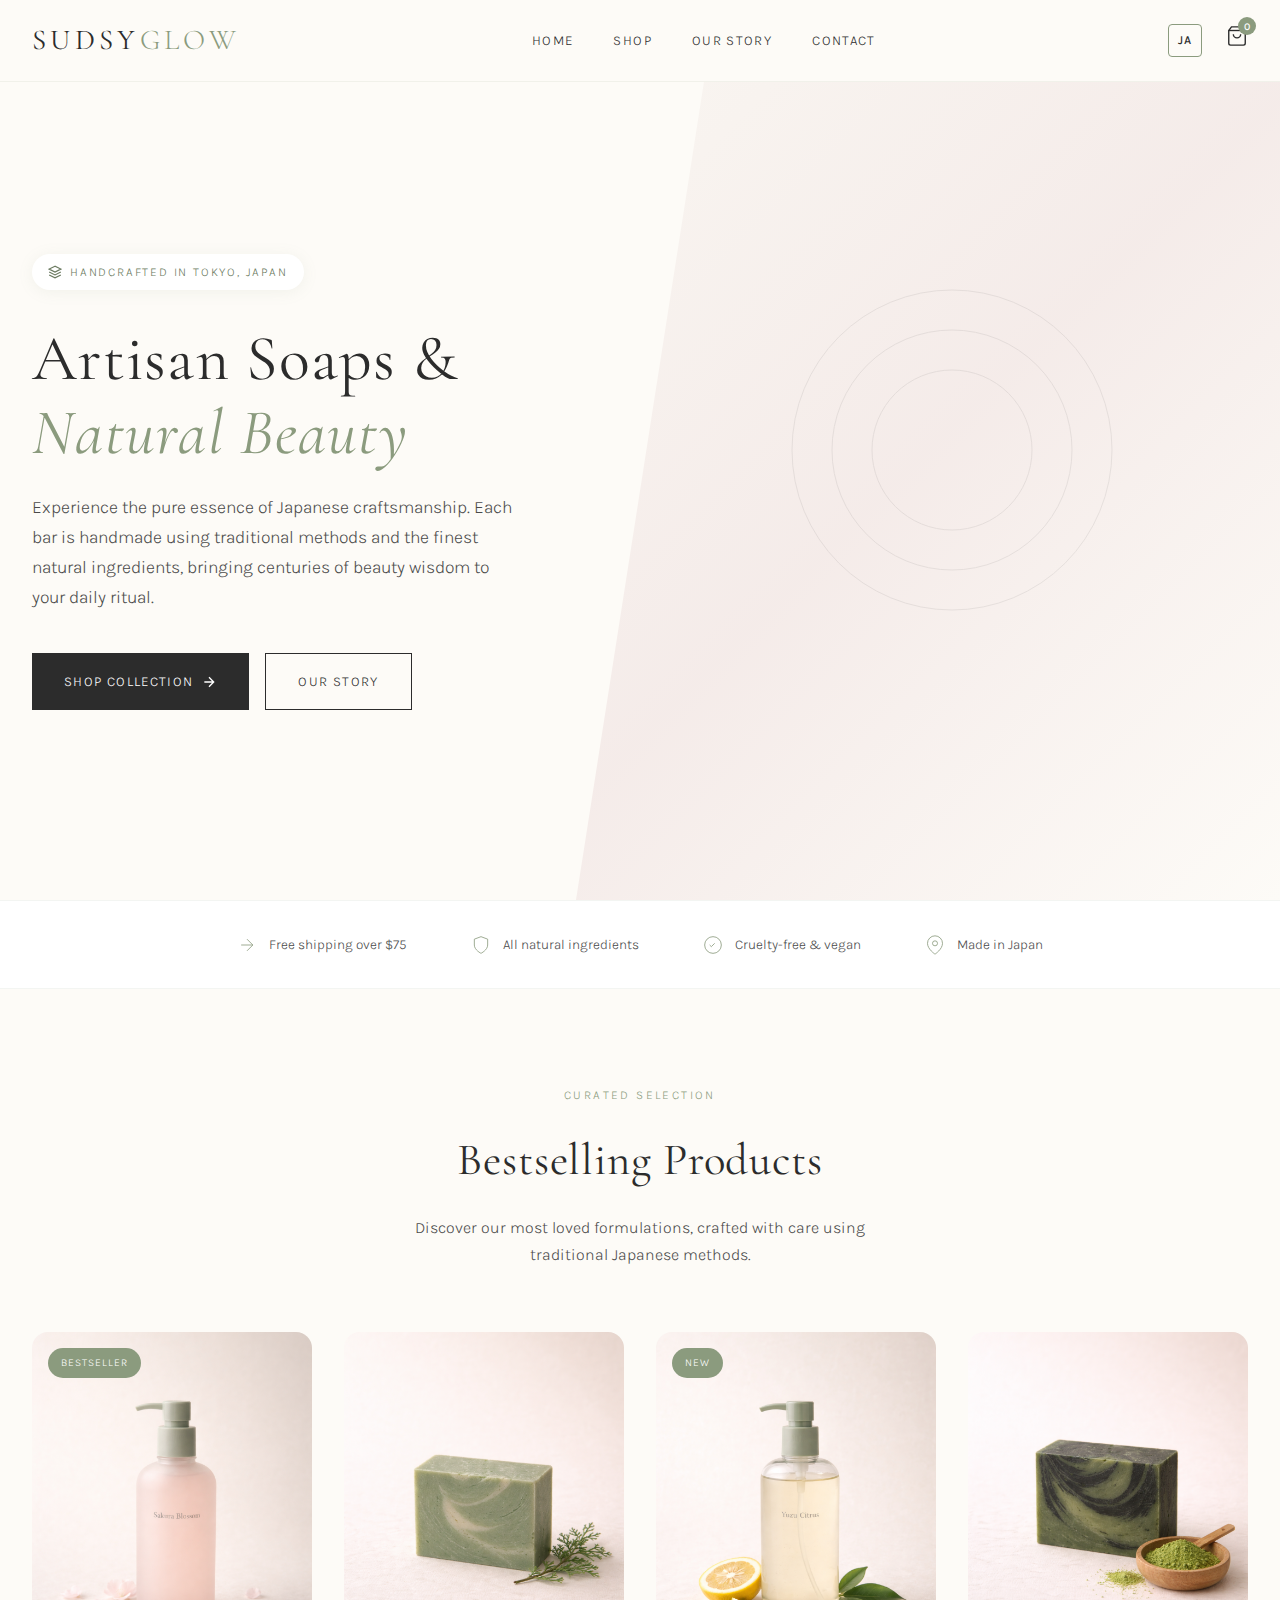
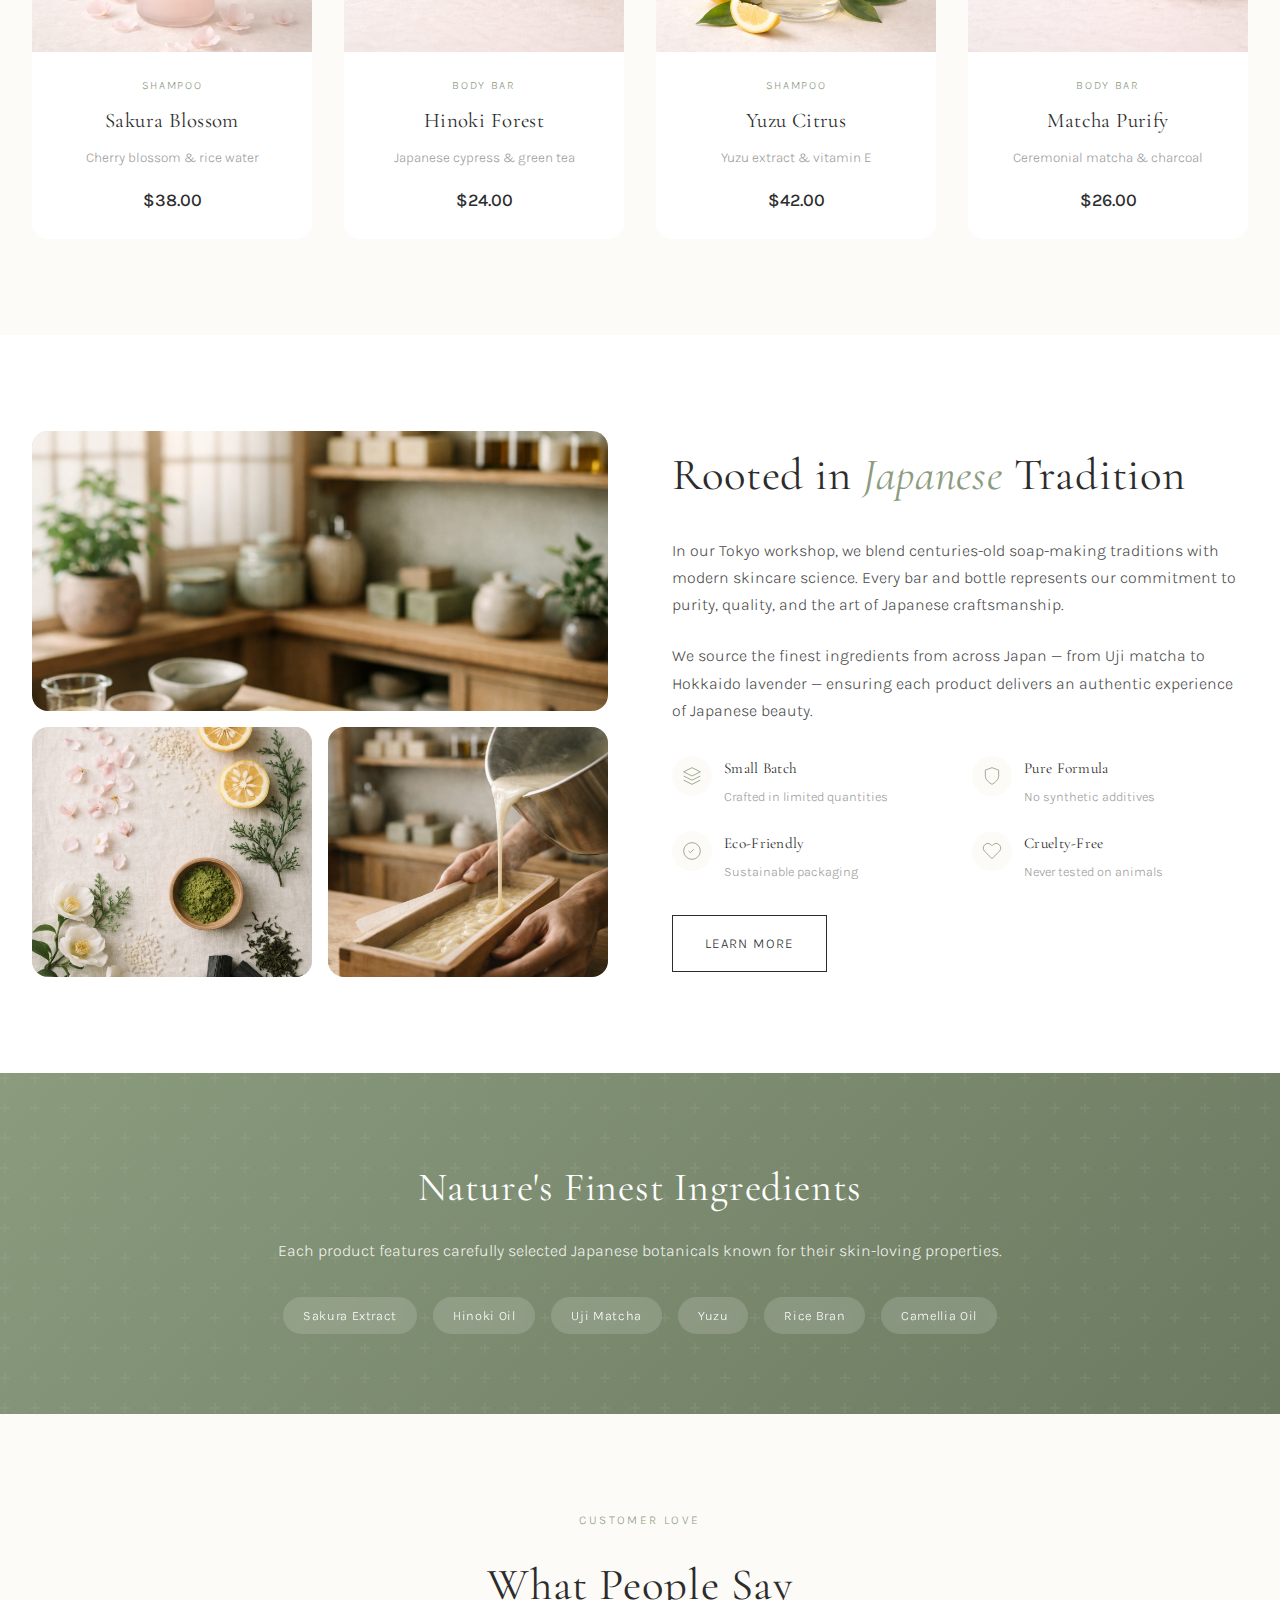
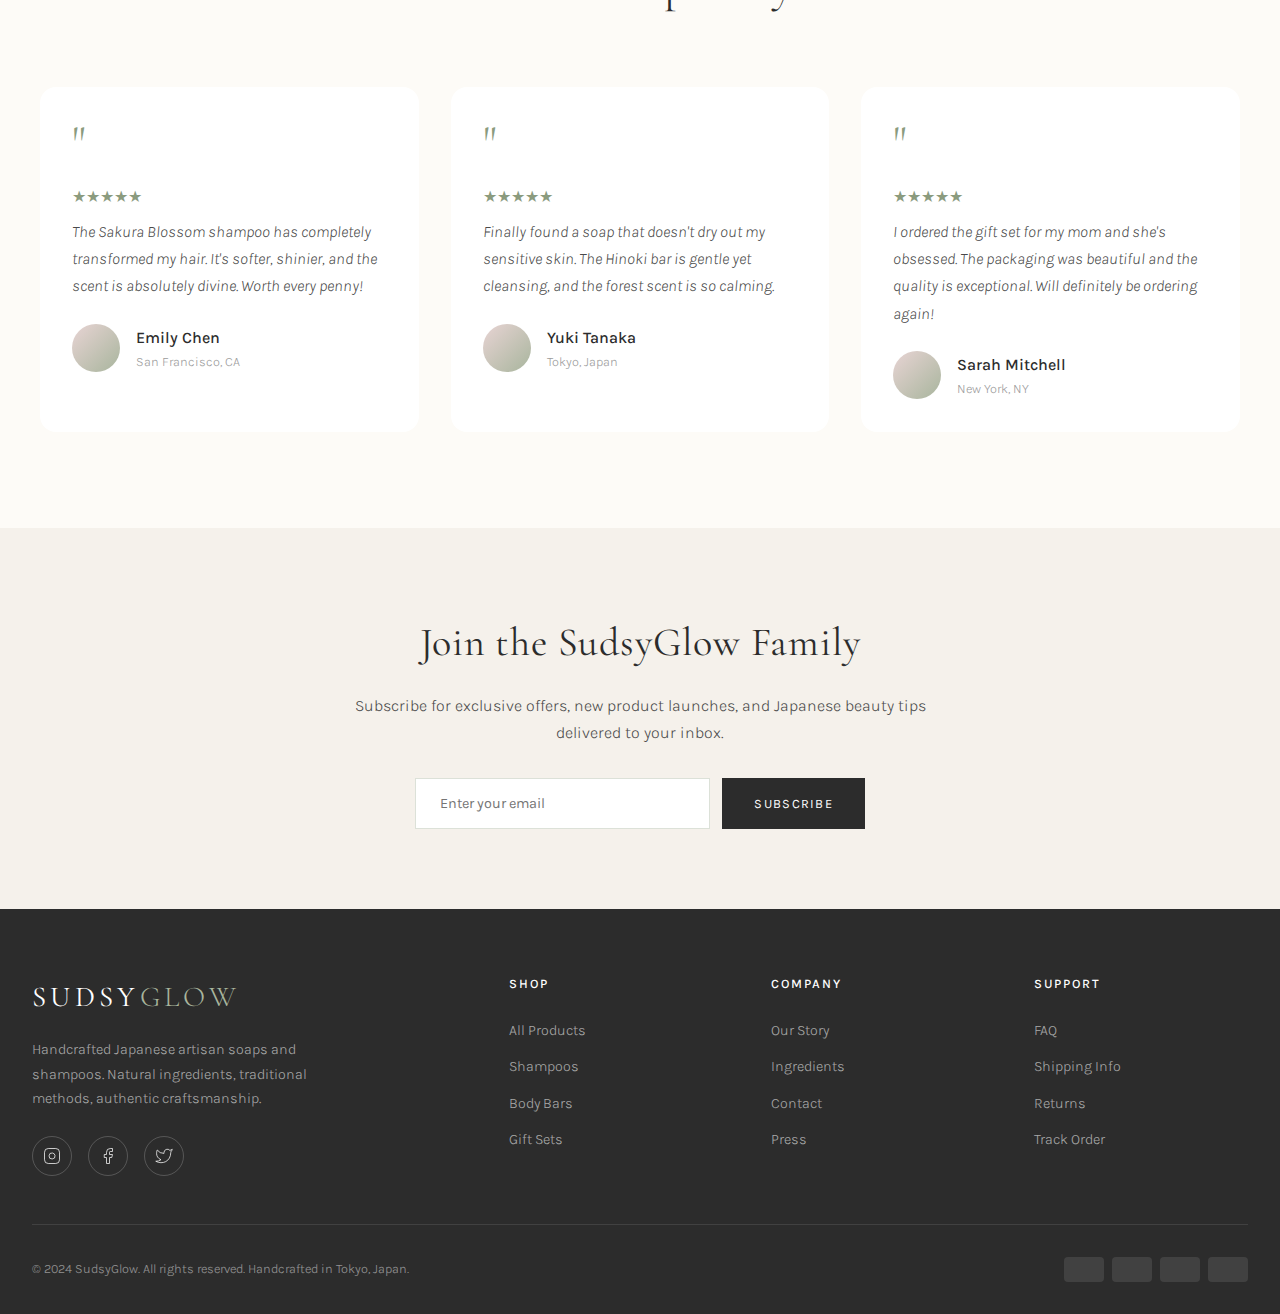
<file: index.html>
<!DOCTYPE html>
<html lang="en">
<head>
    <meta charset="UTF-8">
    <meta name="viewport" content="width=device-width, initial-scale=1.0">
    <title>SudsyGlow | Handcrafted Japanese Artisan Soaps & Shampoos</title>
    <meta name="description" content="Premium artisan soaps and shampoos handcrafted in Tokyo, Japan. Natural ingredients, traditional methods, authentic Japanese craftsmanship.">
    
    <!-- Favicon (add your favicon files) -->
    <link rel="icon" type="image/svg+xml" href="assets/favicon-pink.svg">
    
    <!-- Google Fonts -->
    <link rel="preconnect" href="https://fonts.googleapis.com">
    <link rel="preconnect" href="https://fonts.gstatic.com" crossorigin>
    <link href="https://fonts.googleapis.com/css2?family=Cormorant+Garamond:ital,wght@0,300;0,400;0,500;0,600;1,300;1,400&family=Karla:wght@300;400;500&display=swap" rel="stylesheet">
    
    <!-- Stylesheets -->
    <link rel="stylesheet" href="css/styles.css">
</head>
<body>
    <!-- Header -->
    <header id="header">
        <div class="header-container">
            <div class="logo" onclick="showPage('home')">SUDSY<span>GLOW</span></div>
            <nav>
                <a onclick="showPage('home')">Home</a>
                <a onclick="showPage('shop')">Shop</a>
                <a onclick="showPage('about')">Our Story</a>
                <a onclick="showPage('contact')">Contact</a>
            </nav>
            <div class="header-icons">
                <a href="ja/index.html" class="lang-toggle" title="日本語">JA</a>
                <div class="header-icon" onclick="toggleCart()">
                    <svg viewBox="0 0 24 24"><path d="M6 2L3 6v14a2 2 0 0 0 2 2h14a2 2 0 0 0 2-2V6l-3-4z"/><line x1="3" y1="6" x2="21" y2="6"/><path d="M16 10a4 4 0 0 1-8 0"/></svg>
                    <span class="cart-count" id="cartCount">0</span>
                </div>
                <div class="mobile-menu-btn">
                    <span></span>
                    <span></span>
                    <span></span>
                </div>
            </div>
        </div>
    </header>

    <!-- ==========================================
         HOME PAGE
         ========================================== -->
    <div id="home" class="page active">
        <!-- Hero -->
        <section class="hero">
            <div class="hero-bg"></div>
            <svg class="hero-pattern" viewBox="0 0 200 200">
                <circle cx="100" cy="100" r="80" fill="none" stroke="currentColor" stroke-width="0.5"/>
                <circle cx="100" cy="100" r="60" fill="none" stroke="currentColor" stroke-width="0.5"/>
                <circle cx="100" cy="100" r="40" fill="none" stroke="currentColor" stroke-width="0.5"/>
            </svg>
            <div class="hero-container">
                <div class="hero-content">
                    <div class="hero-badge">
                        <svg viewBox="0 0 24 24" fill="none" stroke="currentColor" stroke-width="2"><path d="M12 2L2 7l10 5 10-5-10-5zM2 17l10 5 10-5M2 12l10 5 10-5"/></svg>
                        Handcrafted in Tokyo, Japan
                    </div>
                    <h1>Artisan Soaps &<br><em>Natural Beauty</em></h1>
                    <p class="hero-text">Experience the pure essence of Japanese craftsmanship. Each bar is handmade using traditional methods and the finest natural ingredients, bringing centuries of beauty wisdom to your daily ritual.</p>
                    <div class="hero-btns">
                        <a class="btn btn-primary" onclick="showPage('shop')">
                            Shop Collection
                            <svg width="16" height="16" viewBox="0 0 24 24" fill="none" stroke="currentColor" stroke-width="2"><path d="M5 12h14M12 5l7 7-7 7"/></svg>
                        </a>
                        <a class="btn btn-secondary" onclick="showPage('about')">Our Story</a>
                    </div>
                </div>
                <div class="hero-image">
                    <div class="hero-image-main">
                        <img src="images/hero-product.png" alt="SudsyGlow premium shampoo bottle with cherry blossom petals">
                    </div>
                    <div class="hero-floating hero-floating-1">
                        <div class="floating-content">
                            <div class="floating-icon">
                                <svg viewBox="0 0 24 24"><path d="M12 22s8-4 8-10V5l-8-3-8 3v7c0 6 8 10 8 10z"/></svg>
                            </div>
                            <div class="floating-text">
                                <strong>100% Natural</strong>
                                <span>Pure ingredients</span>
                            </div>
                        </div>
                    </div>
                    <div class="hero-floating hero-floating-2">
                        <div class="floating-content">
                            <div class="floating-icon">
                                <svg viewBox="0 0 24 24"><circle cx="12" cy="12" r="10"/><path d="M12 6v6l4 2"/></svg>
                            </div>
                            <div class="floating-text">
                                <strong>72 Hour Cure</strong>
                                <span>Traditional method</span>
                            </div>
                        </div>
                    </div>
                </div>
            </div>
        </section>

        <!-- Trust Bar -->
        <section class="trust-bar">
            <div class="trust-container">
                <div class="trust-item">
                    <svg viewBox="0 0 24 24"><path d="M5 12h14M12 5l7 7-7 7"/></svg>
                    <span>Free shipping over $75</span>
                </div>
                <div class="trust-item">
                    <svg viewBox="0 0 24 24"><path d="M12 22s8-4 8-10V5l-8-3-8 3v7c0 6 8 10 8 10z"/></svg>
                    <span>All natural ingredients</span>
                </div>
                <div class="trust-item">
                    <svg viewBox="0 0 24 24"><circle cx="12" cy="12" r="10"/><path d="M8 12l2 2 4-4"/></svg>
                    <span>Cruelty-free & vegan</span>
                </div>
                <div class="trust-item">
                    <svg viewBox="0 0 24 24"><path d="M21 10c0 7-9 13-9 13s-9-6-9-13a9 9 0 0 1 18 0z"/><circle cx="12" cy="10" r="3"/></svg>
                    <span>Made in Japan</span>
                </div>
            </div>
        </section>

        <!-- Featured Products -->
        <section class="featured">
            <div class="section-header">
                <p class="section-subtitle">Curated Selection</p>
                <h2 class="section-title">Bestselling Products</h2>
                <p class="section-desc">Discover our most loved formulations, crafted with care using traditional Japanese methods.</p>
            </div>
            <div class="products-grid">
                <div class="product-card" onclick="showPage('product')">
                    <div class="product-image">
                        <span class="product-tag">Bestseller</span>
                        <img src="images/sakura-blossom.png" alt="Sakura Blossom Shampoo">
                        <button class="product-quick-add" onclick="event.stopPropagation(); addToCart('Sakura Blossom Shampoo', 38)">Quick Add</button>
                    </div>
                    <div class="product-info">
                        <p class="product-category">Shampoo</p>
                        <h3 class="product-name">Sakura Blossom</h3>
                        <p class="product-desc">Cherry blossom & rice water</p>
                        <p class="product-price">$38.00</p>
                    </div>
                </div>
                <div class="product-card" onclick="showPage('product')">
                    <div class="product-image">
                        <img src="images/hinoki-forest.png" alt="Hinoki Forest Soap">
                        <button class="product-quick-add" onclick="event.stopPropagation(); addToCart('Hinoki Forest Soap', 24)">Quick Add</button>
                    </div>
                    <div class="product-info">
                        <p class="product-category">Body Bar</p>
                        <h3 class="product-name">Hinoki Forest</h3>
                        <p class="product-desc">Japanese cypress & green tea</p>
                        <p class="product-price">$24.00</p>
                    </div>
                </div>
                <div class="product-card" onclick="showPage('product')">
                    <div class="product-image">
                        <span class="product-tag">New</span>
                        <img src="images/yuzu-citrus.png" alt="Yuzu Citrus Shampoo">
                        <button class="product-quick-add" onclick="event.stopPropagation(); addToCart('Yuzu Citrus Shampoo', 42)">Quick Add</button>
                    </div>
                    <div class="product-info">
                        <p class="product-category">Shampoo</p>
                        <h3 class="product-name">Yuzu Citrus</h3>
                        <p class="product-desc">Yuzu extract & vitamin E</p>
                        <p class="product-price">$42.00</p>
                    </div>
                </div>
                <div class="product-card" onclick="showPage('product')">
                    <div class="product-image">
                        <img src="images/matcha-purify.png" alt="Matcha Purify Soap">
                        <button class="product-quick-add" onclick="event.stopPropagation(); addToCart('Matcha Purify Soap', 26)">Quick Add</button>
                    </div>
                    <div class="product-info">
                        <p class="product-category">Body Bar</p>
                        <h3 class="product-name">Matcha Purify</h3>
                        <p class="product-desc">Ceremonial matcha & charcoal</p>
                        <p class="product-price">$26.00</p>
                    </div>
                </div>
            </div>
        </section>

        <!-- Story Section -->
        <section class="story">
            <div class="story-container">
                <div class="story-images">
                    <div class="story-image">
                        <img src="images/workshop.png" alt="Our Tokyo soap-making workshop with handcrafted soaps curing on racks">
                    </div>
                    <div class="story-image">
                        <img src="images/ingredients.png" alt="Natural Japanese ingredients including sakura, matcha, yuzu, and charcoal">
                    </div>
                    <div class="story-image">
                        <img src="images/handcrafting.png" alt="Artisan pouring handmade soap into traditional wooden mold">
                    </div>
                </div>
                <div class="story-content">
                    <h2>Rooted in <em>Japanese</em> Tradition</h2>
                    <p class="story-text">In our Tokyo workshop, we blend centuries-old soap-making traditions with modern skincare science. Every bar and bottle represents our commitment to purity, quality, and the art of Japanese craftsmanship.</p>
                    <p class="story-text">We source the finest ingredients from across Japan — from Uji matcha to Hokkaido lavender — ensuring each product delivers an authentic experience of Japanese beauty.</p>
                    <div class="story-features">
                        <div class="story-feature">
                            <div class="story-feature-icon">
                                <svg viewBox="0 0 24 24"><path d="M12 2L2 7l10 5 10-5-10-5zM2 17l10 5 10-5M2 12l10 5 10-5"/></svg>
                            </div>
                            <div>
                                <h4>Small Batch</h4>
                                <p>Crafted in limited quantities</p>
                            </div>
                        </div>
                        <div class="story-feature">
                            <div class="story-feature-icon">
                                <svg viewBox="0 0 24 24"><path d="M12 22s8-4 8-10V5l-8-3-8 3v7c0 6 8 10 8 10z"/></svg>
                            </div>
                            <div>
                                <h4>Pure Formula</h4>
                                <p>No synthetic additives</p>
                            </div>
                        </div>
                        <div class="story-feature">
                            <div class="story-feature-icon">
                                <svg viewBox="0 0 24 24"><circle cx="12" cy="12" r="10"/><path d="M8 12l2 2 4-4"/></svg>
                            </div>
                            <div>
                                <h4>Eco-Friendly</h4>
                                <p>Sustainable packaging</p>
                            </div>
                        </div>
                        <div class="story-feature">
                            <div class="story-feature-icon">
                                <svg viewBox="0 0 24 24"><path d="M20.84 4.61a5.5 5.5 0 0 0-7.78 0L12 5.67l-1.06-1.06a5.5 5.5 0 0 0-7.78 7.78l1.06 1.06L12 21.23l7.78-7.78 1.06-1.06a5.5 5.5 0 0 0 0-7.78z"/></svg>
                            </div>
                            <div>
                                <h4>Cruelty-Free</h4>
                                <p>Never tested on animals</p>
                            </div>
                        </div>
                    </div>
                    <a class="btn btn-secondary" onclick="showPage('about')">Learn More</a>
                </div>
            </div>
        </section>

        <!-- Ingredients Banner -->
        <section class="ingredients-banner">
            <div class="ingredients-content">
                <h2>Nature's Finest Ingredients</h2>
                <p>Each product features carefully selected Japanese botanicals known for their skin-loving properties.</p>
                <div class="ingredient-tags">
                    <span class="ingredient-tag">Sakura Extract</span>
                    <span class="ingredient-tag">Hinoki Oil</span>
                    <span class="ingredient-tag">Uji Matcha</span>
                    <span class="ingredient-tag">Yuzu</span>
                    <span class="ingredient-tag">Rice Bran</span>
                    <span class="ingredient-tag">Camellia Oil</span>
                </div>
            </div>
        </section>

        <!-- Testimonials -->
        <section class="testimonials">
            <div class="section-header">
                <p class="section-subtitle">Customer Love</p>
                <h2 class="section-title">What People Say</h2>
            </div>
            <div class="testimonials-grid">
                <div class="testimonial">
                    <div class="testimonial-quote">"</div>
                    <div class="testimonial-stars">★★★★★</div>
                    <p class="testimonial-text">The Sakura Blossom shampoo has completely transformed my hair. It's softer, shinier, and the scent is absolutely divine. Worth every penny!</p>
                    <div class="testimonial-author">
                        <div class="testimonial-avatar"></div>
                        <div>
                            <p class="testimonial-name">Emily Chen</p>
                            <p class="testimonial-location">San Francisco, CA</p>
                        </div>
                    </div>
                </div>
                <div class="testimonial">
                    <div class="testimonial-quote">"</div>
                    <div class="testimonial-stars">★★★★★</div>
                    <p class="testimonial-text">Finally found a soap that doesn't dry out my sensitive skin. The Hinoki bar is gentle yet cleansing, and the forest scent is so calming.</p>
                    <div class="testimonial-author">
                        <div class="testimonial-avatar"></div>
                        <div>
                            <p class="testimonial-name">Yuki Tanaka</p>
                            <p class="testimonial-location">Tokyo, Japan</p>
                        </div>
                    </div>
                </div>
                <div class="testimonial">
                    <div class="testimonial-quote">"</div>
                    <div class="testimonial-stars">★★★★★</div>
                    <p class="testimonial-text">I ordered the gift set for my mom and she's obsessed. The packaging was beautiful and the quality is exceptional. Will definitely be ordering again!</p>
                    <div class="testimonial-author">
                        <div class="testimonial-avatar"></div>
                        <div>
                            <p class="testimonial-name">Sarah Mitchell</p>
                            <p class="testimonial-location">New York, NY</p>
                        </div>
                    </div>
                </div>
            </div>
        </section>

        <!-- Newsletter -->
        <section class="newsletter">
            <div class="newsletter-container">
                <h2>Join the SudsyGlow Family</h2>
                <p>Subscribe for exclusive offers, new product launches, and Japanese beauty tips delivered to your inbox.</p>
                <form class="newsletter-form">
                    <input type="email" placeholder="Enter your email" required>
                    <button type="submit">Subscribe</button>
                </form>
            </div>
        </section>
    </div>

    <!-- ==========================================
         SHOP PAGE
         ========================================== -->
    <div id="shop" class="page">
        <section class="shop-hero">
            <h1>Shop All Products</h1>
            <p>Explore our complete collection of handcrafted Japanese soaps and shampoos.</p>
        </section>
        <section class="shop-filters">
            <div class="filters-container">
                <div class="filter-tabs">
                    <button class="filter-tab active">All</button>
                    <button class="filter-tab">Shampoos</button>
                    <button class="filter-tab">Body Bars</button>
                    <button class="filter-tab">Gift Sets</button>
                </div>
                <div class="filter-sort">
                    <select>
                        <option>Sort by: Featured</option>
                        <option>Price: Low to High</option>
                        <option>Price: High to Low</option>
                        <option>Newest</option>
                    </select>
                </div>
            </div>
        </section>
        <section class="shop-products">
            <div class="products-grid">
                <div class="product-card" onclick="showPage('product')">
                    <div class="product-image">
                        <span class="product-tag">Bestseller</span>
                        <img src="images/sakura-blossom.png" alt="Sakura Blossom Shampoo">
                        <button class="product-quick-add" onclick="event.stopPropagation(); addToCart('Sakura Blossom Shampoo', 38)">Quick Add</button>
                    </div>
                    <div class="product-info">
                        <p class="product-category">Shampoo</p>
                        <h3 class="product-name">Sakura Blossom</h3>
                        <p class="product-desc">Cherry blossom & rice water</p>
                        <p class="product-price">$38.00</p>
                    </div>
                </div>
                <div class="product-card" onclick="showPage('product')">
                    <div class="product-image">
                        <img src="images/hinoki-forest.png" alt="Hinoki Forest Soap">
                        <button class="product-quick-add" onclick="event.stopPropagation(); addToCart('Hinoki Forest Soap', 24)">Quick Add</button>
                    </div>
                    <div class="product-info">
                        <p class="product-category">Body Bar</p>
                        <h3 class="product-name">Hinoki Forest</h3>
                        <p class="product-desc">Japanese cypress & green tea</p>
                        <p class="product-price">$24.00</p>
                    </div>
                </div>
                <div class="product-card" onclick="showPage('product')">
                    <div class="product-image">
                        <span class="product-tag">New</span>
                        <img src="images/yuzu-citrus.png" alt="Yuzu Citrus Shampoo">
                        <button class="product-quick-add" onclick="event.stopPropagation(); addToCart('Yuzu Citrus Shampoo', 42)">Quick Add</button>
                    </div>
                    <div class="product-info">
                        <p class="product-category">Shampoo</p>
                        <h3 class="product-name">Yuzu Citrus</h3>
                        <p class="product-desc">Yuzu extract & vitamin E</p>
                        <p class="product-price">$42.00</p>
                    </div>
                </div>
                <div class="product-card" onclick="showPage('product')">
                    <div class="product-image">
                        <img src="images/matcha-purify.png" alt="Matcha Purify Soap">
                        <button class="product-quick-add" onclick="event.stopPropagation(); addToCart('Matcha Purify Soap', 26)">Quick Add</button>
                    </div>
                    <div class="product-info">
                        <p class="product-category">Body Bar</p>
                        <h3 class="product-name">Matcha Purify</h3>
                        <p class="product-desc">Ceremonial matcha & charcoal</p>
                        <p class="product-price">$26.00</p>
                    </div>
                </div>
                <div class="product-card" onclick="showPage('product')">
                    <div class="product-image">
                        <img src="images/rice-water.png" alt="Rice Water Repair Shampoo">
                        <button class="product-quick-add" onclick="event.stopPropagation(); addToCart('Rice Water Repair Shampoo', 40)">Quick Add</button>
                    </div>
                    <div class="product-info">
                        <p class="product-category">Shampoo</p>
                        <h3 class="product-name">Rice Water Repair</h3>
                        <p class="product-desc">Fermented rice & amino acids</p>
                        <p class="product-price">$40.00</p>
                    </div>
                </div>
                <div class="product-card" onclick="showPage('product')">
                    <div class="product-image">
                        <img src="images/bamboo-charcoal.png" alt="Bamboo Charcoal Detox Soap">
                        <button class="product-quick-add" onclick="event.stopPropagation(); addToCart('Bamboo Charcoal Detox Soap', 28)">Quick Add</button>
                    </div>
                    <div class="product-info">
                        <p class="product-category">Body Bar</p>
                        <h3 class="product-name">Bamboo Charcoal Detox</h3>
                        <p class="product-desc">Activated charcoal & tea tree</p>
                        <p class="product-price">$28.00</p>
                    </div>
                </div>
                <div class="product-card" onclick="showPage('product')">
                    <div class="product-image">
                        <img src="images/camellia-silk.png" alt="Camellia Silk Shampoo">
                        <button class="product-quick-add" onclick="event.stopPropagation(); addToCart('Camellia Silk Shampoo', 44)">Quick Add</button>
                    </div>
                    <div class="product-info">
                        <p class="product-category">Shampoo</p>
                        <h3 class="product-name">Camellia Silk</h3>
                        <p class="product-desc">Tsubaki oil & silk proteins</p>
                        <p class="product-price">$44.00</p>
                    </div>
                </div>
                <div class="product-card" onclick="showPage('product')">
                    <div class="product-image">
                        <span class="product-tag">Gift Set</span>
                        <img src="images/onsen-gift-set.png" alt="Onsen Mineral Gift Set">
                        <button class="product-quick-add" onclick="event.stopPropagation(); addToCart('Onsen Mineral Gift Set', 85)">Quick Add</button>
                    </div>
                    <div class="product-info">
                        <p class="product-category">Gift Set</p>
                        <h3 class="product-name">Onsen Mineral Collection</h3>
                        <p class="product-desc">3-piece hot spring inspired set</p>
                        <p class="product-price">$85.00</p>
                    </div>
                </div>
            </div>
            <div class="load-more">
                <button class="btn btn-secondary">Load More Products</button>
            </div>
        </section>
    </div>

    <!-- ==========================================
         ABOUT PAGE
         ========================================== -->
    <div id="about" class="page">
        <section class="about-hero">
            <div class="about-hero-content">
                <h1>Our <em>Story</em></h1>
                <p>Born from a passion for Japanese beauty traditions and a commitment to natural ingredients, SudsyGlow brings the art of artisan soap-making to the world.</p>
            </div>
        </section>

        <section class="about-section">
            <div class="about-grid">
                <div class="about-image">
                    <img src="images/workshop.png" alt="Our Tokyo soap-making workshop">
                </div>
                <div class="about-content">
                    <h2>Crafted with Purpose</h2>
                    <p>In the heart of Tokyo, our small team of artisans creates each product by hand, using techniques passed down through generations. We believe that the best skincare comes from nature, crafted with intention and care.</p>
                    <p>Our journey began with a simple question: why do most commercial soaps strip our skin of its natural oils? The answer led us to traditional Japanese soap-making methods that cleanse gently while nourishing deeply.</p>
                </div>
            </div>
        </section>

        <section class="about-section">
            <div class="about-grid reverse">
                <div class="about-image">
                    <img src="images/ingredients.png" alt="Natural Japanese ingredients">
                </div>
                <div class="about-content">
                    <h2>Japanese Ingredients</h2>
                    <p>We source the finest ingredients from across Japan — Uji matcha from Kyoto, hinoki oil from ancient forests, sakura extract from Yoshino, and camellia oil from the southern islands.</p>
                    <p>Each ingredient is selected for its proven skincare benefits and its connection to Japanese beauty traditions that have kept skin healthy and radiant for centuries.</p>
                </div>
            </div>
        </section>

        <section class="about-section" style="text-align: center;">
            <div class="section-header">
                <p class="section-subtitle">What We Believe</p>
                <h2 class="section-title">Our Values</h2>
            </div>
            <div class="values-grid">
                <div class="value-card">
                    <div class="value-icon">
                        <svg viewBox="0 0 24 24"><path d="M12 22s8-4 8-10V5l-8-3-8 3v7c0 6 8 10 8 10z"/></svg>
                    </div>
                    <h3>Purity First</h3>
                    <p>No synthetic fragrances, parabens, sulfates, or harsh chemicals. Ever. Just pure, natural ingredients that work.</p>
                </div>
                <div class="value-card">
                    <div class="value-icon">
                        <svg viewBox="0 0 24 24"><path d="M21 10c0 7-9 13-9 13s-9-6-9-13a9 9 0 0 1 18 0z"/><circle cx="12" cy="10" r="3"/></svg>
                    </div>
                    <h3>Authentically Japanese</h3>
                    <p>Every product is made in Japan using traditional methods, honoring centuries of beauty wisdom.</p>
                </div>
                <div class="value-card">
                    <div class="value-icon">
                        <svg viewBox="0 0 24 24"><circle cx="12" cy="12" r="10"/><path d="M8 12l2 2 4-4"/></svg>
                    </div>
                    <h3>Sustainable Beauty</h3>
                    <p>Eco-friendly packaging, responsible sourcing, and minimal waste. Beauty shouldn't cost the earth.</p>
                </div>
                <div class="value-card">
                    <div class="value-icon">
                        <svg viewBox="0 0 24 24"><path d="M20.84 4.61a5.5 5.5 0 0 0-7.78 0L12 5.67l-1.06-1.06a5.5 5.5 0 0 0-7.78 7.78l1.06 1.06L12 21.23l7.78-7.78 1.06-1.06a5.5 5.5 0 0 0 0-7.78z"/></svg>
                    </div>
                    <h3>Cruelty-Free</h3>
                    <p>We never test on animals. Our products are certified cruelty-free and vegan-friendly.</p>
                </div>
            </div>
        </section>
    </div>

    <!-- ==========================================
         CONTACT PAGE
         ========================================== -->
    <div id="contact" class="page">
        <section class="contact-hero">
            <h1>Get in Touch</h1>
            <p>Have questions? We'd love to hear from you. Our team is here to help.</p>
        </section>

        <section class="contact-section">
            <div class="contact-grid">
                <div class="contact-info">
                    <h3>Contact Information</h3>
                    <div class="contact-item">
                        <div class="contact-item-icon">
                            <svg viewBox="0 0 24 24"><path d="M4 4h16c1.1 0 2 .9 2 2v12c0 1.1-.9 2-2 2H4c-1.1 0-2-.9-2-2V6c0-1.1.9-2 2-2z"/><polyline points="22,6 12,13 2,6"/></svg>
                        </div>
                        <div>
                            <h4>Email</h4>
                            <p>hello@sudsyglow.com</p>
                        </div>
                    </div>
                    <div class="contact-item">
                        <div class="contact-item-icon">
                            <svg viewBox="0 0 24 24"><path d="M21 10c0 7-9 13-9 13s-9-6-9-13a9 9 0 0 1 18 0z"/><circle cx="12" cy="10" r="3"/></svg>
                        </div>
                        <div>
                            <h4>Location</h4>
                            <p>Tokyo, Japan</p>
                        </div>
                    </div>
                    <div class="contact-item">
                        <div class="contact-item-icon">
                            <svg viewBox="0 0 24 24"><circle cx="12" cy="12" r="10"/><path d="M12 6v6l4 2"/></svg>
                        </div>
                        <div>
                            <h4>Response Time</h4>
                            <p>Within 24-48 hours</p>
                        </div>
                    </div>
                </div>
                <div class="contact-form">
                    <h3>Send us a Message</h3>
                    <form>
                        <div class="form-row">
                            <div class="form-group">
                                <label>First Name</label>
                                <input type="text" required>
                            </div>
                            <div class="form-group">
                                <label>Last Name</label>
                                <input type="text" required>
                            </div>
                        </div>
                        <div class="form-group">
                            <label>Email</label>
                            <input type="email" required>
                        </div>
                        <div class="form-group">
                            <label>Subject</label>
                            <select>
                                <option>General Inquiry</option>
                                <option>Order Question</option>
                                <option>Shipping & Returns</option>
                                <option>Wholesale Inquiry</option>
                                <option>Press & Media</option>
                            </select>
                        </div>
                        <div class="form-group">
                            <label>Message</label>
                            <textarea placeholder="How can we help you?"></textarea>
                        </div>
                        <button type="submit" class="btn btn-primary" style="width: 100%;">Send Message</button>
                    </form>
                </div>
            </div>
        </section>

        <section class="faq-section">
            <div class="section-header">
                <p class="section-subtitle">Help Center</p>
                <h2 class="section-title">Frequently Asked Questions</h2>
            </div>
            <div class="faq-container">
                <div class="faq-item">
                    <div class="faq-question" onclick="toggleFaq(this)">
                        <span>How long does shipping take?</span>
                        <svg viewBox="0 0 24 24"><path d="M6 9l6 6 6-6"/></svg>
                    </div>
                    <div class="faq-answer">
                        <div class="faq-answer-content">
                            For US orders, standard shipping takes 7-14 business days. Express shipping (3-5 days) is available at checkout. Japan domestic orders arrive within 2-4 business days. International orders may take 10-21 business days depending on location.
                        </div>
                    </div>
                </div>
                <div class="faq-item">
                    <div class="faq-question" onclick="toggleFaq(this)">
                        <span>Are your products suitable for sensitive skin?</span>
                        <svg viewBox="0 0 24 24"><path d="M6 9l6 6 6-6"/></svg>
                    </div>
                    <div class="faq-answer">
                        <div class="faq-answer-content">
                            Yes! Our products are formulated with gentle, natural ingredients and are free from harsh chemicals, sulfates, and synthetic fragrances. However, we always recommend patch testing if you have known sensitivities.
                        </div>
                    </div>
                </div>
                <div class="faq-item">
                    <div class="faq-question" onclick="toggleFaq(this)">
                        <span>What is your return policy?</span>
                        <svg viewBox="0 0 24 24"><path d="M6 9l6 6 6-6"/></svg>
                    </div>
                    <div class="faq-answer">
                        <div class="faq-answer-content">
                            We offer a 30-day satisfaction guarantee. If you're not completely happy with your purchase, contact us for a full refund or exchange. Products must be at least 75% unused for returns.
                        </div>
                    </div>
                </div>
                <div class="faq-item">
                    <div class="faq-question" onclick="toggleFaq(this)">
                        <span>Do you ship internationally?</span>
                        <svg viewBox="0 0 24 24"><path d="M6 9l6 6 6-6"/></svg>
                    </div>
                    <div class="faq-answer">
                        <div class="faq-answer-content">
                            Yes! We ship to the US, Japan, and many countries worldwide. Shipping rates and delivery times vary by location. You can see exact shipping costs at checkout.
                        </div>
                    </div>
                </div>
                <div class="faq-item">
                    <div class="faq-question" onclick="toggleFaq(this)">
                        <span>Are your products vegan and cruelty-free?</span>
                        <svg viewBox="0 0 24 24"><path d="M6 9l6 6 6-6"/></svg>
                    </div>
                    <div class="faq-answer">
                        <div class="faq-answer-content">
                            Absolutely! All SudsyGlow products are 100% cruelty-free and never tested on animals. Most of our products are vegan-friendly. Check individual product pages for specific ingredient information.
                        </div>
                    </div>
                </div>
            </div>
        </section>
    </div>

    <!-- ==========================================
         PRODUCT DETAIL PAGE
         ========================================== -->
    <div id="product" class="page">
        <section class="product-detail">
            <div class="product-detail-grid">
                <div class="product-gallery">
                    <div class="product-main-image">
                        <img src="images/sakura-blossom.png" alt="Sakura Blossom Shampoo">
                    </div>
                    <div class="product-thumbs">
                        <div class="product-thumb active">
                            <img src="images/sakura-blossom.png" alt="Sakura Blossom Shampoo">
                        </div>
                        <div class="product-thumb">
                            <div class="product-bottle"></div>
                        </div>
                        <div class="product-thumb">
                            <div class="product-bottle"></div>
                        </div>
                        <div class="product-thumb">
                            <div class="product-bottle"></div>
                        </div>
                    </div>
                </div>
                <div class="product-details-content">
                    <p class="product-breadcrumb">
                        <a onclick="showPage('home')">Home</a> / <a onclick="showPage('shop')">Shop</a> / Sakura Blossom Shampoo
                    </p>
                    <h1 class="product-detail-name">Sakura Blossom Shampoo</h1>
                    <p class="product-detail-tagline">Gentle cleansing with cherry blossom & fermented rice water</p>
                    <div class="product-rating">
                        <span class="product-rating-stars">★★★★★</span>
                        <span class="product-rating-count">(127 reviews)</span>
                    </div>
                    <p class="product-detail-price">$38.00 <small>/ 250ml</small></p>

                    <div class="product-options">
                        <div class="product-option">
                            <span class="product-option-label">Size</span>
                            <div class="product-option-values">
                                <button class="option-value">100ml</button>
                                <button class="option-value selected">250ml</button>
                                <button class="option-value">500ml</button>
                            </div>
                        </div>
                    </div>

                    <div class="product-quantity">
                        <div class="quantity-selector">
                            <button onclick="updateQty(-1)">−</button>
                            <input type="number" value="1" min="1" id="productQty">
                            <button onclick="updateQty(1)">+</button>
                        </div>
                        <button class="product-add-cart" onclick="addToCart('Sakura Blossom Shampoo', 38)">Add to Cart</button>
                    </div>

                    <div class="product-detail-desc">
                        <h4>About This Product</h4>
                        <p>Our bestselling Sakura Blossom Shampoo combines the delicate essence of Japanese cherry blossoms with the nourishing power of fermented rice water — a centuries-old Japanese beauty secret.</p>
                        <p>Key benefits include strengthening and smoothing hair fibers, gentle cleansing without stripping natural oils, enhanced shine and softness, and a subtle, natural floral scent that lingers beautifully.</p>
                    </div>

                    <div class="product-accordion">
                        <div class="accordion-item">
                            <div class="accordion-header" onclick="toggleAccordion(this)">
                                <span>Ingredients</span>
                                <svg viewBox="0 0 24 24"><path d="M6 9l6 6 6-6"/></svg>
                            </div>
                            <div class="accordion-content">
                                <div class="accordion-content-inner">
                                    Aqua, Sodium Cocoyl Isethionate, Cocamidopropyl Betaine, Glycerin, Fermented Rice Water, Prunus Serrulata (Cherry Blossom) Extract, Camellia Japonica Seed Oil, Panthenol, Tocopherol (Vitamin E), Citric Acid, Natural Fragrance.
                                </div>
                            </div>
                        </div>
                        <div class="accordion-item">
                            <div class="accordion-header" onclick="toggleAccordion(this)">
                                <span>How to Use</span>
                                <svg viewBox="0 0 24 24"><path d="M6 9l6 6 6-6"/></svg>
                            </div>
                            <div class="accordion-content">
                                <div class="accordion-content-inner">
                                    Wet hair thoroughly. Apply a small amount to palms and work into a rich lather. Massage gently into scalp and hair. Rinse well. Follow with conditioner for best results. Use 2-3 times per week or as needed.
                                </div>
                            </div>
                        </div>
                        <div class="accordion-item">
                            <div class="accordion-header" onclick="toggleAccordion(this)">
                                <span>Shipping & Returns</span>
                                <svg viewBox="0 0 24 24"><path d="M6 9l6 6 6-6"/></svg>
                            </div>
                            <div class="accordion-content">
                                <div class="accordion-content-inner">
                                    Free shipping on orders over $75. Standard delivery 7-14 days (US), 2-4 days (Japan). Express options available. 30-day satisfaction guarantee — contact us if you're not completely happy with your purchase.
                                </div>
                            </div>
                        </div>
                    </div>
                </div>
            </div>
        </section>
    </div>

    <!-- ==========================================
         CART SIDEBAR
         ========================================== -->
    <div class="cart-overlay" id="cartOverlay" onclick="toggleCart()"></div>
    <div class="cart-sidebar" id="cartSidebar">
        <div class="cart-header">
            <h3>Your Cart</h3>
            <button class="cart-close" onclick="toggleCart()">
                <svg viewBox="0 0 24 24"><path d="M18 6L6 18M6 6l12 12"/></svg>
            </button>
        </div>
        <div class="cart-items" id="cartItems">
            <div class="cart-empty">
                <svg viewBox="0 0 24 24"><path d="M6 2L3 6v14a2 2 0 0 0 2 2h14a2 2 0 0 0 2-2V6l-3-4z"/><line x1="3" y1="6" x2="21" y2="6"/><path d="M16 10a4 4 0 0 1-8 0"/></svg>
                <p>Your cart is empty</p>
                <button class="btn btn-secondary" onclick="toggleCart(); showPage('shop');">Browse Products</button>
            </div>
        </div>
        <div class="cart-footer" id="cartFooter" style="display: none;">
            <div class="cart-subtotal">
                <span>Subtotal</span>
                <span id="cartTotal">$0.00</span>
            </div>
            <p class="cart-shipping">Shipping calculated at checkout</p>
            <button class="cart-checkout">Proceed to Checkout</button>
        </div>
    </div>

    <!-- ==========================================
         FOOTER
         ========================================== -->
    <footer>
        <div class="footer-container">
            <div class="footer-brand">
                <div class="logo">SUDSY<span>GLOW</span></div>
                <p>Handcrafted Japanese artisan soaps and shampoos. Natural ingredients, traditional methods, authentic craftsmanship.</p>
                <div class="footer-social">
                    <a href="#">
                        <svg viewBox="0 0 24 24"><rect x="2" y="2" width="20" height="20" rx="5" ry="5"/><path d="M16 11.37A4 4 0 1 1 12.63 8 4 4 0 0 1 16 11.37z"/><line x1="17.5" y1="6.5" x2="17.51" y2="6.5"/></svg>
                    </a>
                    <a href="#">
                        <svg viewBox="0 0 24 24"><path d="M18 2h-3a5 5 0 0 0-5 5v3H7v4h3v8h4v-8h3l1-4h-4V7a1 1 0 0 1 1-1h3z"/></svg>
                    </a>
                    <a href="#">
                        <svg viewBox="0 0 24 24"><path d="M23 3a10.9 10.9 0 0 1-3.14 1.53 4.48 4.48 0 0 0-7.86 3v1A10.66 10.66 0 0 1 3 4s-4 9 5 13a11.64 11.64 0 0 1-7 2c9 5 20 0 20-11.5a4.5 4.5 0 0 0-.08-.83A7.72 7.72 0 0 0 23 3z"/></svg>
                    </a>
                </div>
            </div>
            <div class="footer-column">
                <h4>Shop</h4>
                <a onclick="showPage('shop')">All Products</a>
                <a onclick="showPage('shop')">Shampoos</a>
                <a onclick="showPage('shop')">Body Bars</a>
                <a onclick="showPage('shop')">Gift Sets</a>
            </div>
            <div class="footer-column">
                <h4>Company</h4>
                <a onclick="showPage('about')">Our Story</a>
                <a onclick="showPage('about')">Ingredients</a>
                <a onclick="showPage('contact')">Contact</a>
                <a href="#">Press</a>
            </div>
            <div class="footer-column">
                <h4>Support</h4>
                <a onclick="showPage('contact')">FAQ</a>
                <a href="#">Shipping Info</a>
                <a href="#">Returns</a>
                <a href="#">Track Order</a>
            </div>
        </div>
        <div class="footer-bottom">
            <p>© 2024 SudsyGlow. All rights reserved. Handcrafted in Tokyo, Japan.</p>
            <div class="footer-payments">
                <span></span>
                <span></span>
                <span></span>
                <span></span>
            </div>
        </div>
    </footer>

    <!-- Scripts -->
    <script src="js/main.js"></script>
</body>
</html>
</file>
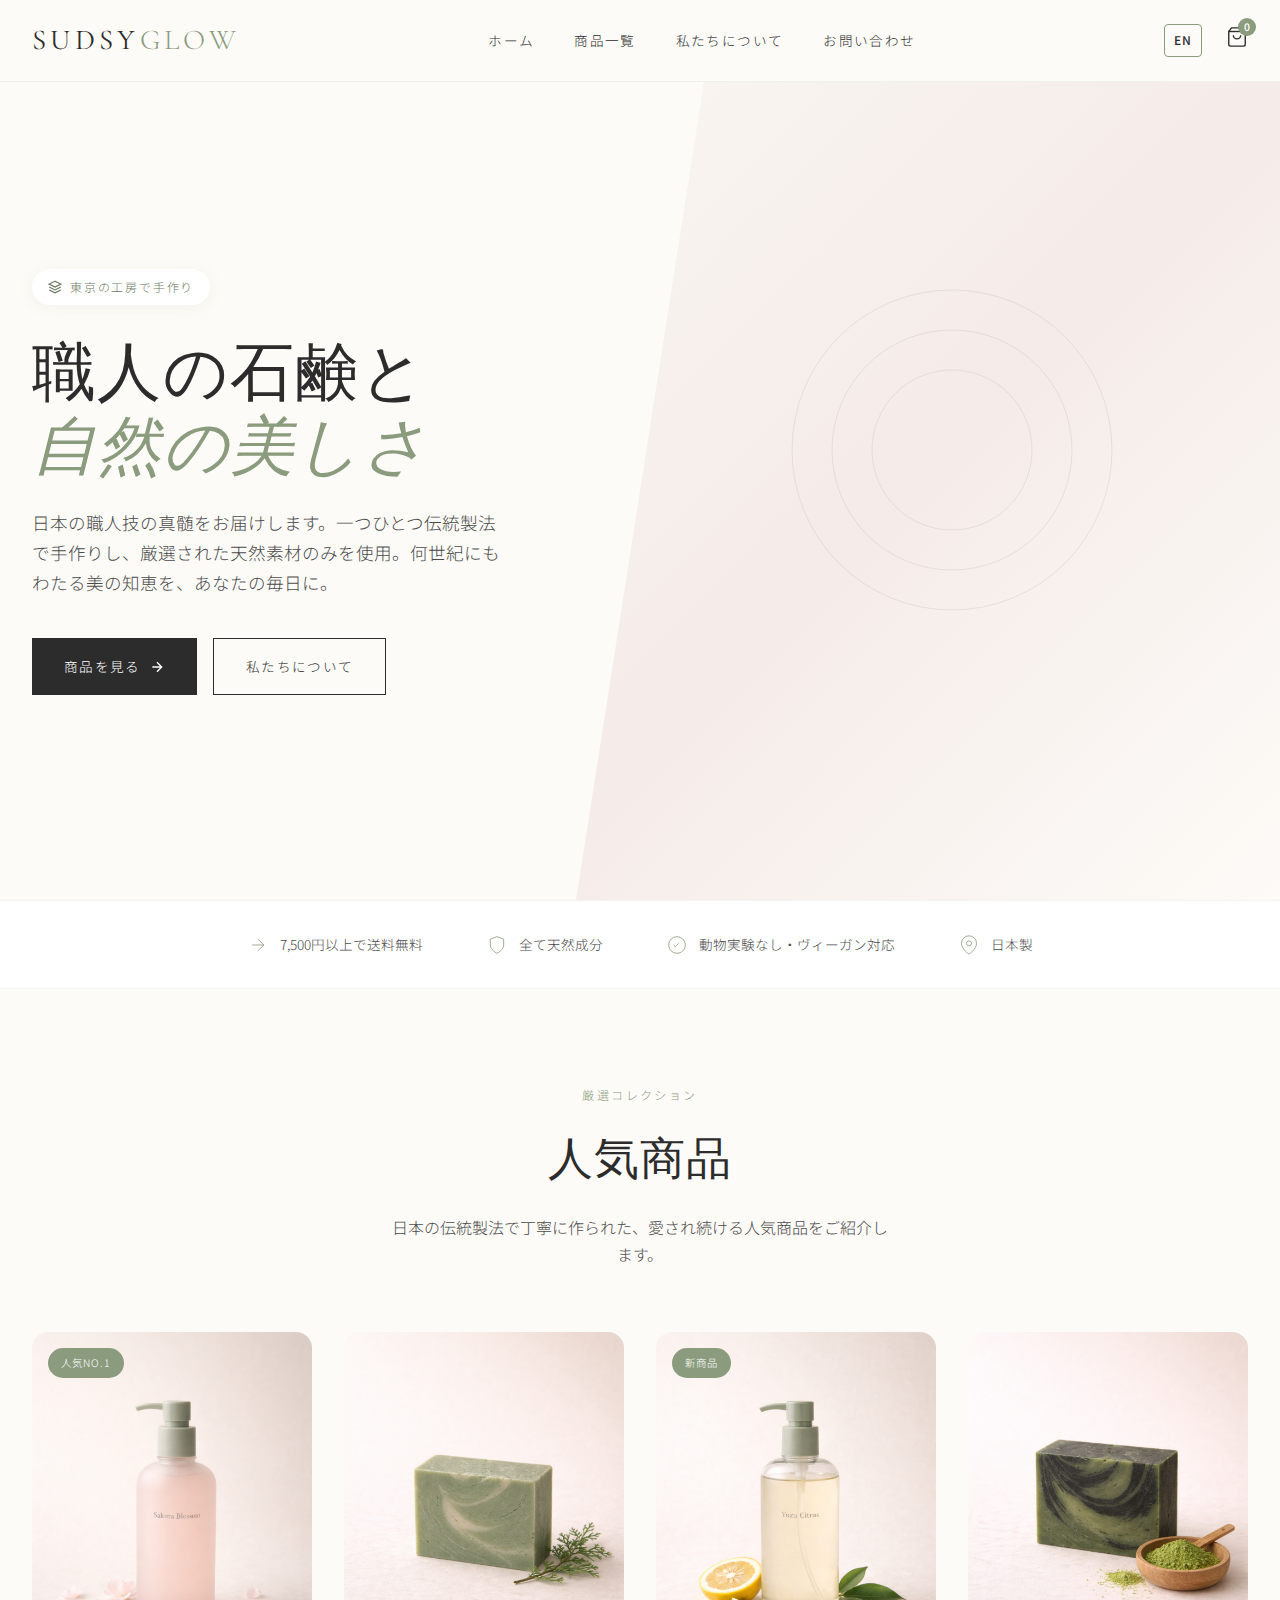
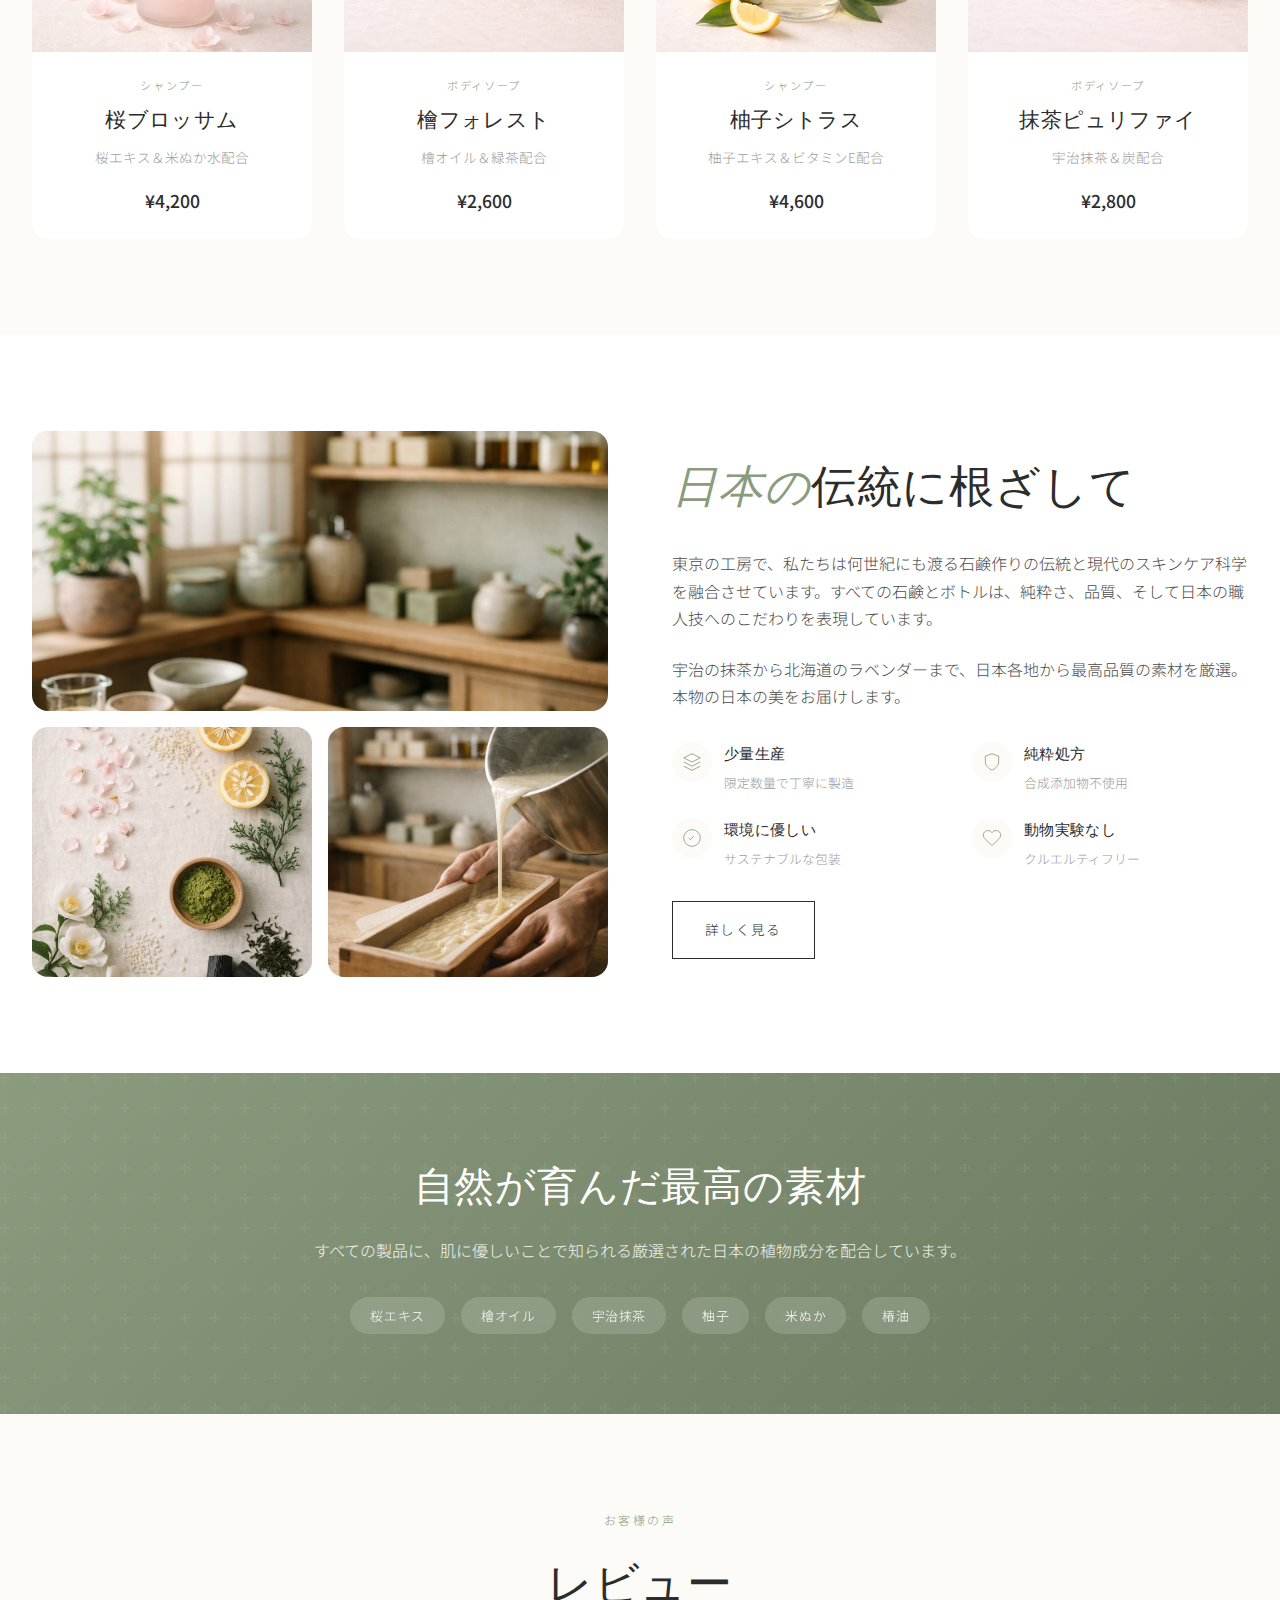
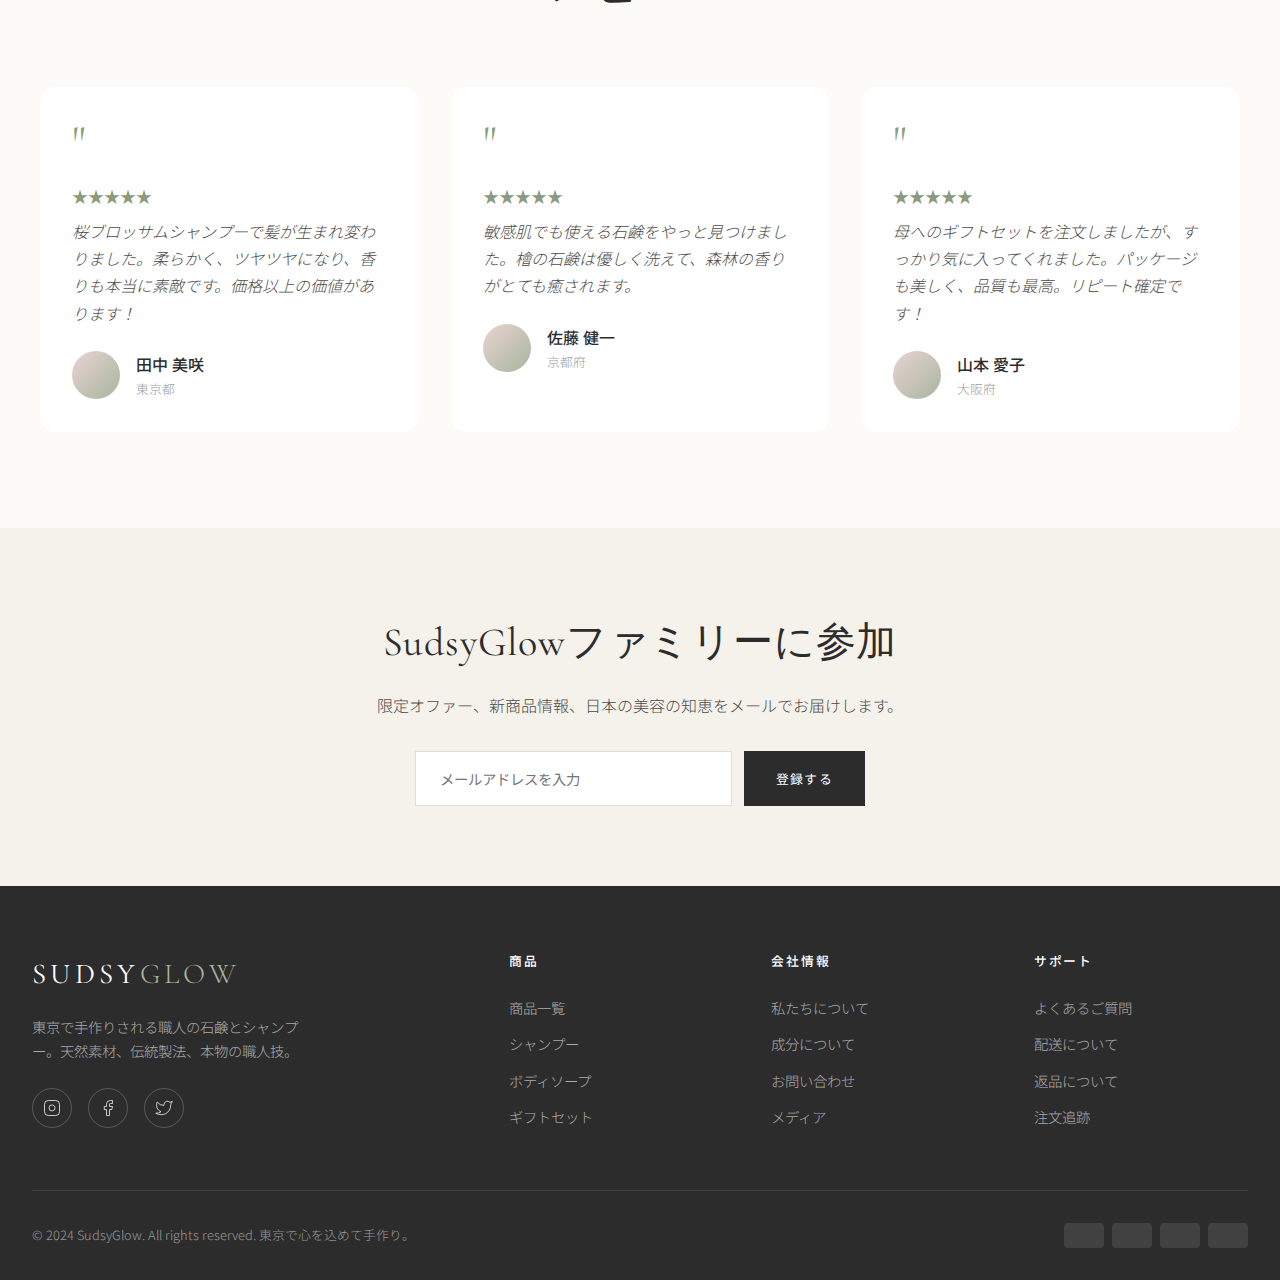
<file: ja/index.html>
<!DOCTYPE html>
<html lang="ja">
<head>
    <meta charset="UTF-8">
    <meta name="viewport" content="width=device-width, initial-scale=1.0">
    <title>SudsyGlow | 東京発・職人が手作りする自然派石鹸＆シャンプー</title>
    <meta name="description" content="東京の工房で職人が一つひとつ手作りするプレミアム石鹸とシャンプー。厳選された天然素材と伝統製法で、日本の美を世界へ。">
    
    <!-- Favicon -->
    <link rel="icon" type="image/svg+xml" href="../assets/favicon-pink.svg">
    
    <!-- Google Fonts -->
    <link rel="preconnect" href="https://fonts.googleapis.com">
    <link rel="preconnect" href="https://fonts.gstatic.com" crossorigin>
    <link href="https://fonts.googleapis.com/css2?family=Cormorant+Garamond:ital,wght@0,300;0,400;0,500;0,600;1,300;1,400&family=Karla:wght@300;400;500&family=Noto+Sans+JP:wght@300;400;500&display=swap" rel="stylesheet">
    
    <!-- Stylesheets -->
    <link rel="stylesheet" href="../css/styles.css">
    <style>
        /* Japanese font override */
        body, .btn, .filter-tab, .newsletter-form input, .newsletter-form button,
        .form-group input, .form-group textarea, .form-group select,
        .cart-checkout, .product-add-cart, .quantity-selector input,
        .footer-column h4, .cart-item-remove, .qty-btn {
            font-family: 'Noto Sans JP', 'Karla', sans-serif;
        }
    </style>
</head>
<body>
    <!-- Header -->
    <header id="header">
        <div class="header-container">
            <div class="logo" onclick="showPage('home')">SUDSY<span>GLOW</span></div>
            <nav>
                <a onclick="showPage('home')">ホーム</a>
                <a onclick="showPage('shop')">商品一覧</a>
                <a onclick="showPage('about')">私たちについて</a>
                <a onclick="showPage('contact')">お問い合わせ</a>
            </nav>
            <div class="header-icons">
                <a href="../index.html" class="lang-toggle" title="English">EN</a>
                <div class="header-icon" onclick="toggleCart()">
                    <svg viewBox="0 0 24 24"><path d="M6 2L3 6v14a2 2 0 0 0 2 2h14a2 2 0 0 0 2-2V6l-3-4z"/><line x1="3" y1="6" x2="21" y2="6"/><path d="M16 10a4 4 0 0 1-8 0"/></svg>
                    <span class="cart-count" id="cartCount">0</span>
                </div>
                <div class="mobile-menu-btn">
                    <span></span>
                    <span></span>
                    <span></span>
                </div>
            </div>
        </div>
    </header>

    <!-- ==========================================
         ホームページ
         ========================================== -->
    <div id="home" class="page active">
        <!-- Hero -->
        <section class="hero">
            <div class="hero-bg"></div>
            <svg class="hero-pattern" viewBox="0 0 200 200">
                <circle cx="100" cy="100" r="80" fill="none" stroke="currentColor" stroke-width="0.5"/>
                <circle cx="100" cy="100" r="60" fill="none" stroke="currentColor" stroke-width="0.5"/>
                <circle cx="100" cy="100" r="40" fill="none" stroke="currentColor" stroke-width="0.5"/>
            </svg>
            <div class="hero-container">
                <div class="hero-content">
                    <div class="hero-badge">
                        <svg viewBox="0 0 24 24" fill="none" stroke="currentColor" stroke-width="2"><path d="M12 2L2 7l10 5 10-5-10-5zM2 17l10 5 10-5M2 12l10 5 10-5"/></svg>
                        東京の工房で手作り
                    </div>
                    <h1>職人の石鹸と<br><em>自然の美しさ</em></h1>
                    <p class="hero-text">日本の職人技の真髄をお届けします。一つひとつ伝統製法で手作りし、厳選された天然素材のみを使用。何世紀にもわたる美の知恵を、あなたの毎日に。</p>
                    <div class="hero-btns">
                        <a class="btn btn-primary" onclick="showPage('shop')">
                            商品を見る
                            <svg width="16" height="16" viewBox="0 0 24 24" fill="none" stroke="currentColor" stroke-width="2"><path d="M5 12h14M12 5l7 7-7 7"/></svg>
                        </a>
                        <a class="btn btn-secondary" onclick="showPage('about')">私たちについて</a>
                    </div>
                </div>
                <div class="hero-image">
                    <div class="hero-image-main">
                        <img src="../images/hero-product.png" alt="SudsyGlow プレミアムシャンプーボトルと桜の花びら">
                    </div>
                    <div class="hero-floating hero-floating-1">
                        <div class="floating-content">
                            <div class="floating-icon">
                                <svg viewBox="0 0 24 24"><path d="M12 22s8-4 8-10V5l-8-3-8 3v7c0 6 8 10 8 10z"/></svg>
                            </div>
                            <div class="floating-text">
                                <strong>100%天然成分</strong>
                                <span>純粋な素材のみ</span>
                            </div>
                        </div>
                    </div>
                    <div class="hero-floating hero-floating-2">
                        <div class="floating-content">
                            <div class="floating-icon">
                                <svg viewBox="0 0 24 24"><circle cx="12" cy="12" r="10"/><path d="M12 6v6l4 2"/></svg>
                            </div>
                            <div class="floating-text">
                                <strong>72時間熟成</strong>
                                <span>伝統製法</span>
                            </div>
                        </div>
                    </div>
                </div>
            </div>
        </section>

        <!-- Trust Bar -->
        <section class="trust-bar">
            <div class="trust-container">
                <div class="trust-item">
                    <svg viewBox="0 0 24 24"><path d="M5 12h14M12 5l7 7-7 7"/></svg>
                    <span>7,500円以上で送料無料</span>
                </div>
                <div class="trust-item">
                    <svg viewBox="0 0 24 24"><path d="M12 22s8-4 8-10V5l-8-3-8 3v7c0 6 8 10 8 10z"/></svg>
                    <span>全て天然成分</span>
                </div>
                <div class="trust-item">
                    <svg viewBox="0 0 24 24"><circle cx="12" cy="12" r="10"/><path d="M8 12l2 2 4-4"/></svg>
                    <span>動物実験なし・ヴィーガン対応</span>
                </div>
                <div class="trust-item">
                    <svg viewBox="0 0 24 24"><path d="M21 10c0 7-9 13-9 13s-9-6-9-13a9 9 0 0 1 18 0z"/><circle cx="12" cy="10" r="3"/></svg>
                    <span>日本製</span>
                </div>
            </div>
        </section>

        <!-- Featured Products -->
        <section class="featured">
            <div class="section-header">
                <p class="section-subtitle">厳選コレクション</p>
                <h2 class="section-title">人気商品</h2>
                <p class="section-desc">日本の伝統製法で丁寧に作られた、愛され続ける人気商品をご紹介します。</p>
            </div>
            <div class="products-grid">
                <div class="product-card" onclick="showPage('product')">
                    <div class="product-image">
                        <span class="product-tag">人気No.1</span>
                        <img src="../images/sakura-blossom.png" alt="桜ブロッサムシャンプー">
                        <button class="product-quick-add" onclick="event.stopPropagation(); addToCart('桜ブロッサムシャンプー', 4200)">カートに追加</button>
                    </div>
                    <div class="product-info">
                        <p class="product-category">シャンプー</p>
                        <h3 class="product-name">桜ブロッサム</h3>
                        <p class="product-desc">桜エキス＆米ぬか水配合</p>
                        <p class="product-price">¥4,200</p>
                    </div>
                </div>
                <div class="product-card" onclick="showPage('product')">
                    <div class="product-image">
                        <img src="../images/hinoki-forest.png" alt="檜フォレスト石鹸">
                        <button class="product-quick-add" onclick="event.stopPropagation(); addToCart('檜フォレスト石鹸', 2600)">カートに追加</button>
                    </div>
                    <div class="product-info">
                        <p class="product-category">ボディソープ</p>
                        <h3 class="product-name">檜フォレスト</h3>
                        <p class="product-desc">檜オイル＆緑茶配合</p>
                        <p class="product-price">¥2,600</p>
                    </div>
                </div>
                <div class="product-card" onclick="showPage('product')">
                    <div class="product-image">
                        <span class="product-tag">新商品</span>
                        <img src="../images/yuzu-citrus.png" alt="柚子シトラスシャンプー">
                        <button class="product-quick-add" onclick="event.stopPropagation(); addToCart('柚子シトラスシャンプー', 4600)">カートに追加</button>
                    </div>
                    <div class="product-info">
                        <p class="product-category">シャンプー</p>
                        <h3 class="product-name">柚子シトラス</h3>
                        <p class="product-desc">柚子エキス＆ビタミンE配合</p>
                        <p class="product-price">¥4,600</p>
                    </div>
                </div>
                <div class="product-card" onclick="showPage('product')">
                    <div class="product-image">
                        <img src="../images/matcha-purify.png" alt="抹茶ピュリファイ石鹸">
                        <button class="product-quick-add" onclick="event.stopPropagation(); addToCart('抹茶ピュリファイ石鹸', 2800)">カートに追加</button>
                    </div>
                    <div class="product-info">
                        <p class="product-category">ボディソープ</p>
                        <h3 class="product-name">抹茶ピュリファイ</h3>
                        <p class="product-desc">宇治抹茶＆炭配合</p>
                        <p class="product-price">¥2,800</p>
                    </div>
                </div>
            </div>
        </section>

        <!-- Story Section -->
        <section class="story">
            <div class="story-container">
                <div class="story-images">
                    <div class="story-image">
                        <img src="../images/workshop.png" alt="東京の石鹸工房で熟成中の手作り石鹸">
                    </div>
                    <div class="story-image">
                        <img src="../images/ingredients.png" alt="桜、抹茶、柚子、炭などの日本の天然素材">
                    </div>
                    <div class="story-image">
                        <img src="../images/handcrafting.png" alt="職人が伝統的な木型に石鹸を流し込む様子">
                    </div>
                </div>
                <div class="story-content">
                    <h2><em>日本の</em>伝統に根ざして</h2>
                    <p class="story-text">東京の工房で、私たちは何世紀にも渡る石鹸作りの伝統と現代のスキンケア科学を融合させています。すべての石鹸とボトルは、純粋さ、品質、そして日本の職人技へのこだわりを表現しています。</p>
                    <p class="story-text">宇治の抹茶から北海道のラベンダーまで、日本各地から最高品質の素材を厳選。本物の日本の美をお届けします。</p>
                    <div class="story-features">
                        <div class="story-feature">
                            <div class="story-feature-icon">
                                <svg viewBox="0 0 24 24"><path d="M12 2L2 7l10 5 10-5-10-5zM2 17l10 5 10-5M2 12l10 5 10-5"/></svg>
                            </div>
                            <div>
                                <h4>少量生産</h4>
                                <p>限定数量で丁寧に製造</p>
                            </div>
                        </div>
                        <div class="story-feature">
                            <div class="story-feature-icon">
                                <svg viewBox="0 0 24 24"><path d="M12 22s8-4 8-10V5l-8-3-8 3v7c0 6 8 10 8 10z"/></svg>
                            </div>
                            <div>
                                <h4>純粋処方</h4>
                                <p>合成添加物不使用</p>
                            </div>
                        </div>
                        <div class="story-feature">
                            <div class="story-feature-icon">
                                <svg viewBox="0 0 24 24"><circle cx="12" cy="12" r="10"/><path d="M8 12l2 2 4-4"/></svg>
                            </div>
                            <div>
                                <h4>環境に優しい</h4>
                                <p>サステナブルな包装</p>
                            </div>
                        </div>
                        <div class="story-feature">
                            <div class="story-feature-icon">
                                <svg viewBox="0 0 24 24"><path d="M20.84 4.61a5.5 5.5 0 0 0-7.78 0L12 5.67l-1.06-1.06a5.5 5.5 0 0 0-7.78 7.78l1.06 1.06L12 21.23l7.78-7.78 1.06-1.06a5.5 5.5 0 0 0 0-7.78z"/></svg>
                            </div>
                            <div>
                                <h4>動物実験なし</h4>
                                <p>クルエルティフリー</p>
                            </div>
                        </div>
                    </div>
                    <a class="btn btn-secondary" onclick="showPage('about')">詳しく見る</a>
                </div>
            </div>
        </section>

        <!-- Ingredients Banner -->
        <section class="ingredients-banner">
            <div class="ingredients-content">
                <h2>自然が育んだ最高の素材</h2>
                <p>すべての製品に、肌に優しいことで知られる厳選された日本の植物成分を配合しています。</p>
                <div class="ingredient-tags">
                    <span class="ingredient-tag">桜エキス</span>
                    <span class="ingredient-tag">檜オイル</span>
                    <span class="ingredient-tag">宇治抹茶</span>
                    <span class="ingredient-tag">柚子</span>
                    <span class="ingredient-tag">米ぬか</span>
                    <span class="ingredient-tag">椿油</span>
                </div>
            </div>
        </section>

        <!-- Testimonials -->
        <section class="testimonials">
            <div class="section-header">
                <p class="section-subtitle">お客様の声</p>
                <h2 class="section-title">レビュー</h2>
            </div>
            <div class="testimonials-grid">
                <div class="testimonial">
                    <div class="testimonial-quote">"</div>
                    <div class="testimonial-stars">★★★★★</div>
                    <p class="testimonial-text">桜ブロッサムシャンプーで髪が生まれ変わりました。柔らかく、ツヤツヤになり、香りも本当に素敵です。価格以上の価値があります！</p>
                    <div class="testimonial-author">
                        <div class="testimonial-avatar"></div>
                        <div>
                            <p class="testimonial-name">田中 美咲</p>
                            <p class="testimonial-location">東京都</p>
                        </div>
                    </div>
                </div>
                <div class="testimonial">
                    <div class="testimonial-quote">"</div>
                    <div class="testimonial-stars">★★★★★</div>
                    <p class="testimonial-text">敏感肌でも使える石鹸をやっと見つけました。檜の石鹸は優しく洗えて、森林の香りがとても癒されます。</p>
                    <div class="testimonial-author">
                        <div class="testimonial-avatar"></div>
                        <div>
                            <p class="testimonial-name">佐藤 健一</p>
                            <p class="testimonial-location">京都府</p>
                        </div>
                    </div>
                </div>
                <div class="testimonial">
                    <div class="testimonial-quote">"</div>
                    <div class="testimonial-stars">★★★★★</div>
                    <p class="testimonial-text">母へのギフトセットを注文しましたが、すっかり気に入ってくれました。パッケージも美しく、品質も最高。リピート確定です！</p>
                    <div class="testimonial-author">
                        <div class="testimonial-avatar"></div>
                        <div>
                            <p class="testimonial-name">山本 愛子</p>
                            <p class="testimonial-location">大阪府</p>
                        </div>
                    </div>
                </div>
            </div>
        </section>

        <!-- Newsletter -->
        <section class="newsletter">
            <div class="newsletter-container">
                <h2>SudsyGlowファミリーに参加</h2>
                <p>限定オファー、新商品情報、日本の美容の知恵をメールでお届けします。</p>
                <form class="newsletter-form">
                    <input type="email" placeholder="メールアドレスを入力" required>
                    <button type="submit">登録する</button>
                </form>
            </div>
        </section>
    </div>

    <!-- ==========================================
         商品一覧ページ
         ========================================== -->
    <div id="shop" class="page">
        <section class="shop-hero">
            <h1>商品一覧</h1>
            <p>手作りの日本製石鹸とシャンプーのコレクションをご覧ください。</p>
        </section>
        <section class="shop-filters">
            <div class="filters-container">
                <div class="filter-tabs">
                    <button class="filter-tab active">すべて</button>
                    <button class="filter-tab">シャンプー</button>
                    <button class="filter-tab">ボディソープ</button>
                    <button class="filter-tab">ギフトセット</button>
                </div>
                <div class="filter-sort">
                    <select>
                        <option>並び替え: おすすめ順</option>
                        <option>価格: 安い順</option>
                        <option>価格: 高い順</option>
                        <option>新着順</option>
                    </select>
                </div>
            </div>
        </section>
        <section class="shop-products">
            <div class="products-grid">
                <div class="product-card" onclick="showPage('product')">
                    <div class="product-image">
                        <span class="product-tag">人気No.1</span>
                        <img src="../images/sakura-blossom.png" alt="桜ブロッサムシャンプー">
                        <button class="product-quick-add" onclick="event.stopPropagation(); addToCart('桜ブロッサムシャンプー', 4200)">カートに追加</button>
                    </div>
                    <div class="product-info">
                        <p class="product-category">シャンプー</p>
                        <h3 class="product-name">桜ブロッサム</h3>
                        <p class="product-desc">桜エキス＆米ぬか水配合</p>
                        <p class="product-price">¥4,200</p>
                    </div>
                </div>
                <div class="product-card" onclick="showPage('product')">
                    <div class="product-image">
                        <img src="../images/hinoki-forest.png" alt="檜フォレスト石鹸">
                        <button class="product-quick-add" onclick="event.stopPropagation(); addToCart('檜フォレスト石鹸', 2600)">カートに追加</button>
                    </div>
                    <div class="product-info">
                        <p class="product-category">ボディソープ</p>
                        <h3 class="product-name">檜フォレスト</h3>
                        <p class="product-desc">檜オイル＆緑茶配合</p>
                        <p class="product-price">¥2,600</p>
                    </div>
                </div>
                <div class="product-card" onclick="showPage('product')">
                    <div class="product-image">
                        <span class="product-tag">新商品</span>
                        <img src="../images/yuzu-citrus.png" alt="柚子シトラスシャンプー">
                        <button class="product-quick-add" onclick="event.stopPropagation(); addToCart('柚子シトラスシャンプー', 4600)">カートに追加</button>
                    </div>
                    <div class="product-info">
                        <p class="product-category">シャンプー</p>
                        <h3 class="product-name">柚子シトラス</h3>
                        <p class="product-desc">柚子エキス＆ビタミンE配合</p>
                        <p class="product-price">¥4,600</p>
                    </div>
                </div>
                <div class="product-card" onclick="showPage('product')">
                    <div class="product-image">
                        <img src="../images/matcha-purify.png" alt="抹茶ピュリファイ石鹸">
                        <button class="product-quick-add" onclick="event.stopPropagation(); addToCart('抹茶ピュリファイ石鹸', 2800)">カートに追加</button>
                    </div>
                    <div class="product-info">
                        <p class="product-category">ボディソープ</p>
                        <h3 class="product-name">抹茶ピュリファイ</h3>
                        <p class="product-desc">宇治抹茶＆炭配合</p>
                        <p class="product-price">¥2,800</p>
                    </div>
                </div>
                <div class="product-card" onclick="showPage('product')">
                    <div class="product-image">
                        <img src="../images/rice-water.png" alt="米ぬかリペアシャンプー">
                        <button class="product-quick-add" onclick="event.stopPropagation(); addToCart('米ぬかリペアシャンプー', 4400)">カートに追加</button>
                    </div>
                    <div class="product-info">
                        <p class="product-category">シャンプー</p>
                        <h3 class="product-name">米ぬかリペア</h3>
                        <p class="product-desc">発酵米ぬか＆アミノ酸配合</p>
                        <p class="product-price">¥4,400</p>
                    </div>
                </div>
                <div class="product-card" onclick="showPage('product')">
                    <div class="product-image">
                        <img src="../images/bamboo-charcoal.png" alt="竹炭デトックス石鹸">
                        <button class="product-quick-add" onclick="event.stopPropagation(); addToCart('竹炭デトックス石鹸', 3000)">カートに追加</button>
                    </div>
                    <div class="product-info">
                        <p class="product-category">ボディソープ</p>
                        <h3 class="product-name">竹炭デトックス</h3>
                        <p class="product-desc">活性炭＆ティーツリー配合</p>
                        <p class="product-price">¥3,000</p>
                    </div>
                </div>
                <div class="product-card" onclick="showPage('product')">
                    <div class="product-image">
                        <img src="../images/camellia-silk.png" alt="椿シルクシャンプー">
                        <button class="product-quick-add" onclick="event.stopPropagation(); addToCart('椿シルクシャンプー', 4800)">カートに追加</button>
                    </div>
                    <div class="product-info">
                        <p class="product-category">シャンプー</p>
                        <h3 class="product-name">椿シルク</h3>
                        <p class="product-desc">椿油＆シルクプロテイン配合</p>
                        <p class="product-price">¥4,800</p>
                    </div>
                </div>
                <div class="product-card" onclick="showPage('product')">
                    <div class="product-image">
                        <span class="product-tag">ギフトセット</span>
                        <img src="../images/onsen-gift-set.png" alt="温泉ミネラルギフトセット">
                        <button class="product-quick-add" onclick="event.stopPropagation(); addToCart('温泉ミネラルギフトセット', 9200)">カートに追加</button>
                    </div>
                    <div class="product-info">
                        <p class="product-category">ギフトセット</p>
                        <h3 class="product-name">温泉ミネラルコレクション</h3>
                        <p class="product-desc">温泉成分配合の3点セット</p>
                        <p class="product-price">¥9,200</p>
                    </div>
                </div>
            </div>
            <div class="load-more">
                <button class="btn btn-secondary">もっと見る</button>
            </div>
        </section>
    </div>

    <!-- ==========================================
         私たちについてページ
         ========================================== -->
    <div id="about" class="page">
        <section class="about-hero">
            <div class="about-hero-content">
                <h1>私たちの<em>物語</em></h1>
                <p>日本の美容の伝統への情熱と天然素材へのこだわりから生まれたSudsyGlow。職人の石鹸作りの技を世界へお届けします。</p>
            </div>
        </section>

        <section class="about-section">
            <div class="about-grid">
                <div class="about-image">
                    <img src="../images/workshop.png" alt="東京の石鹸工房">
                </div>
                <div class="about-content">
                    <h2>想いを込めて</h2>
                    <p>東京の中心で、私たちの小さな職人チームが一つひとつ手作りで製品を作っています。代々受け継がれてきた技法を用いて、最高のスキンケアは自然から生まれ、心を込めて作られるものだと信じています。</p>
                    <p>私たちの旅は、シンプルな疑問から始まりました。なぜ市販の石鹸は肌の自然な油分を奪ってしまうのか？その答えが、優しく洗いながら深く潤す日本の伝統的な石鹸作りへと導いてくれました。</p>
                </div>
            </div>
        </section>

        <section class="about-section">
            <div class="about-grid reverse">
                <div class="about-image">
                    <img src="../images/ingredients.png" alt="日本の天然素材">
                </div>
                <div class="about-content">
                    <h2>日本の素材</h2>
                    <p>京都の宇治抹茶、古代の森から採れる檜オイル、吉野の桜エキス、南の島々の椿油など、日本各地から最高品質の素材を厳選しています。</p>
                    <p>すべての素材は、その優れたスキンケア効果と、何世紀にもわたり健やかで輝く肌を守ってきた日本の美容の伝統とのつながりから選ばれています。</p>
                </div>
            </div>
        </section>

        <section class="about-section" style="text-align: center;">
            <div class="section-header">
                <p class="section-subtitle">私たちの信念</p>
                <h2 class="section-title">大切にしていること</h2>
            </div>
            <div class="values-grid">
                <div class="value-card">
                    <div class="value-icon">
                        <svg viewBox="0 0 24 24"><path d="M12 22s8-4 8-10V5l-8-3-8 3v7c0 6 8 10 8 10z"/></svg>
                    </div>
                    <h3>純粋さを第一に</h3>
                    <p>合成香料、パラベン、硫酸塩、刺激の強い化学物質は一切使用しません。純粋で効果のある天然素材のみを使用しています。</p>
                </div>
                <div class="value-card">
                    <div class="value-icon">
                        <svg viewBox="0 0 24 24"><path d="M21 10c0 7-9 13-9 13s-9-6-9-13a9 9 0 0 1 18 0z"/><circle cx="12" cy="10" r="3"/></svg>
                    </div>
                    <h3>本物の日本製</h3>
                    <p>すべての製品は日本で伝統的な製法を用いて作られており、何世紀もの美の知恵を受け継いでいます。</p>
                </div>
                <div class="value-card">
                    <div class="value-icon">
                        <svg viewBox="0 0 24 24"><circle cx="12" cy="12" r="10"/><path d="M8 12l2 2 4-4"/></svg>
                    </div>
                    <h3>サステナブルな美</h3>
                    <p>環境に優しいパッケージ、責任ある調達、廃棄物の最小化。美しさは地球を犠牲にしてはいけません。</p>
                </div>
                <div class="value-card">
                    <div class="value-icon">
                        <svg viewBox="0 0 24 24"><path d="M20.84 4.61a5.5 5.5 0 0 0-7.78 0L12 5.67l-1.06-1.06a5.5 5.5 0 0 0-7.78 7.78l1.06 1.06L12 21.23l7.78-7.78 1.06-1.06a5.5 5.5 0 0 0 0-7.78z"/></svg>
                    </div>
                    <h3>動物実験なし</h3>
                    <p>私たちは動物実験を一切行いません。すべての製品はクルエルティフリーで、ヴィーガン対応です。</p>
                </div>
            </div>
        </section>
    </div>

    <!-- ==========================================
         お問い合わせページ
         ========================================== -->
    <div id="contact" class="page">
        <section class="contact-hero">
            <h1>お問い合わせ</h1>
            <p>ご質問がございましたら、お気軽にご連絡ください。スタッフがお手伝いいたします。</p>
        </section>

        <section class="contact-section">
            <div class="contact-grid">
                <div class="contact-info">
                    <h3>連絡先</h3>
                    <div class="contact-item">
                        <div class="contact-item-icon">
                            <svg viewBox="0 0 24 24"><path d="M4 4h16c1.1 0 2 .9 2 2v12c0 1.1-.9 2-2 2H4c-1.1 0-2-.9-2-2V6c0-1.1.9-2 2-2z"/><polyline points="22,6 12,13 2,6"/></svg>
                        </div>
                        <div>
                            <h4>メール</h4>
                            <p>hello@sudsyglow.com</p>
                        </div>
                    </div>
                    <div class="contact-item">
                        <div class="contact-item-icon">
                            <svg viewBox="0 0 24 24"><path d="M21 10c0 7-9 13-9 13s-9-6-9-13a9 9 0 0 1 18 0z"/><circle cx="12" cy="10" r="3"/></svg>
                        </div>
                        <div>
                            <h4>所在地</h4>
                            <p>東京都</p>
                        </div>
                    </div>
                    <div class="contact-item">
                        <div class="contact-item-icon">
                            <svg viewBox="0 0 24 24"><circle cx="12" cy="12" r="10"/><path d="M12 6v6l4 2"/></svg>
                        </div>
                        <div>
                            <h4>返信時間</h4>
                            <p>24〜48時間以内</p>
                        </div>
                    </div>
                </div>
                <div class="contact-form">
                    <h3>メッセージを送る</h3>
                    <form>
                        <div class="form-row">
                            <div class="form-group">
                                <label>お名前（姓）</label>
                                <input type="text" required>
                            </div>
                            <div class="form-group">
                                <label>お名前（名）</label>
                                <input type="text" required>
                            </div>
                        </div>
                        <div class="form-group">
                            <label>メールアドレス</label>
                            <input type="email" required>
                        </div>
                        <div class="form-group">
                            <label>お問い合わせ内容</label>
                            <select>
                                <option>一般的なお問い合わせ</option>
                                <option>ご注文について</option>
                                <option>配送・返品について</option>
                                <option>卸売りについて</option>
                                <option>メディア・取材について</option>
                            </select>
                        </div>
                        <div class="form-group">
                            <label>メッセージ</label>
                            <textarea placeholder="お問い合わせ内容をご記入ください"></textarea>
                        </div>
                        <button type="submit" class="btn btn-primary" style="width: 100%;">送信する</button>
                    </form>
                </div>
            </div>
        </section>

        <section class="faq-section">
            <div class="section-header">
                <p class="section-subtitle">ヘルプセンター</p>
                <h2 class="section-title">よくあるご質問</h2>
            </div>
            <div class="faq-container">
                <div class="faq-item">
                    <div class="faq-question" onclick="toggleFaq(this)">
                        <span>配送にはどのくらいかかりますか？</span>
                        <svg viewBox="0 0 24 24"><path d="M6 9l6 6 6-6"/></svg>
                    </div>
                    <div class="faq-answer">
                        <div class="faq-answer-content">
                            国内配送は2〜4営業日でお届けします。海外（米国など）への配送は7〜14営業日かかります。お急ぎ便（3〜5日）もご利用いただけます。
                        </div>
                    </div>
                </div>
                <div class="faq-item">
                    <div class="faq-question" onclick="toggleFaq(this)">
                        <span>敏感肌でも使えますか？</span>
                        <svg viewBox="0 0 24 24"><path d="M6 9l6 6 6-6"/></svg>
                    </div>
                    <div class="faq-answer">
                        <div class="faq-answer-content">
                            はい！私たちの製品は優しい天然成分で処方されており、刺激の強い化学物質、硫酸塩、合成香料は含まれていません。ただし、既知のアレルギーがある場合は、パッチテストをお勧めします。
                        </div>
                    </div>
                </div>
                <div class="faq-item">
                    <div class="faq-question" onclick="toggleFaq(this)">
                        <span>返品ポリシーを教えてください。</span>
                        <svg viewBox="0 0 24 24"><path d="M6 9l6 6 6-6"/></svg>
                    </div>
                    <div class="faq-answer">
                        <div class="faq-answer-content">
                            30日間の満足保証を提供しています。ご購入にご満足いただけない場合は、全額返金または交換いたします。返品には75%以上未使用であることが条件となります。
                        </div>
                    </div>
                </div>
                <div class="faq-item">
                    <div class="faq-question" onclick="toggleFaq(this)">
                        <span>海外発送はできますか？</span>
                        <svg viewBox="0 0 24 24"><path d="M6 9l6 6 6-6"/></svg>
                    </div>
                    <div class="faq-answer">
                        <div class="faq-answer-content">
                            はい！日本国内はもちろん、米国をはじめ世界各国への発送が可能です。配送料とお届け日数は地域により異なります。詳細はチェックアウト時にご確認いただけます。
                        </div>
                    </div>
                </div>
                <div class="faq-item">
                    <div class="faq-question" onclick="toggleFaq(this)">
                        <span>製品はヴィーガン対応ですか？</span>
                        <svg viewBox="0 0 24 24"><path d="M6 9l6 6 6-6"/></svg>
                    </div>
                    <div class="faq-answer">
                        <div class="faq-answer-content">
                            はい！SudsyGlowのすべての製品は100%クルエルティフリーで、動物実験は一切行っていません。ほとんどの製品がヴィーガン対応です。詳細は各商品ページでご確認ください。
                        </div>
                    </div>
                </div>
            </div>
        </section>
    </div>

    <!-- ==========================================
         商品詳細ページ
         ========================================== -->
    <div id="product" class="page">
        <section class="product-detail">
            <div class="product-detail-grid">
                <div class="product-gallery">
                    <div class="product-main-image">
                        <img src="../images/sakura-blossom.png" alt="桜ブロッサムシャンプー">
                    </div>
                    <div class="product-thumbs">
                        <div class="product-thumb active">
                            <img src="../images/sakura-blossom.png" alt="桜ブロッサムシャンプー">
                        </div>
                        <div class="product-thumb">
                            <div class="product-bottle"></div>
                        </div>
                        <div class="product-thumb">
                            <div class="product-bottle"></div>
                        </div>
                        <div class="product-thumb">
                            <div class="product-bottle"></div>
                        </div>
                    </div>
                </div>
                <div class="product-details-content">
                    <p class="product-breadcrumb">
                        <a onclick="showPage('home')">ホーム</a> / <a onclick="showPage('shop')">商品一覧</a> / 桜ブロッサムシャンプー
                    </p>
                    <h1 class="product-detail-name">桜ブロッサムシャンプー</h1>
                    <p class="product-detail-tagline">桜エキスと発酵米ぬか水で優しく洗う</p>
                    <div class="product-rating">
                        <span class="product-rating-stars">★★★★★</span>
                        <span class="product-rating-count">(127件のレビュー)</span>
                    </div>
                    <p class="product-detail-price">¥4,200 <small>/ 250ml</small></p>

                    <div class="product-options">
                        <div class="product-option">
                            <span class="product-option-label">サイズ</span>
                            <div class="product-option-values">
                                <button class="option-value">100ml</button>
                                <button class="option-value selected">250ml</button>
                                <button class="option-value">500ml</button>
                            </div>
                        </div>
                    </div>

                    <div class="product-quantity">
                        <div class="quantity-selector">
                            <button onclick="updateQty(-1)">−</button>
                            <input type="number" value="1" min="1" id="productQty">
                            <button onclick="updateQty(1)">+</button>
                        </div>
                        <button class="product-add-cart" onclick="addToCart('桜ブロッサムシャンプー', 4200)">カートに追加</button>
                    </div>

                    <div class="product-detail-desc">
                        <h4>商品について</h4>
                        <p>人気No.1の桜ブロッサムシャンプーは、日本の桜の繊細なエッセンスと、何世紀にもわたる日本の美容の秘密である発酵米ぬか水の滋養力を組み合わせました。</p>
                        <p>髪繊維の強化と滑らかさ、自然な油分を奪わない優しい洗浄、輝きと柔らかさの向上、ほのかに香る自然なフローラルの香りが特徴です。</p>
                    </div>

                    <div class="product-accordion">
                        <div class="accordion-item">
                            <div class="accordion-header" onclick="toggleAccordion(this)">
                                <span>成分</span>
                                <svg viewBox="0 0 24 24"><path d="M6 9l6 6 6-6"/></svg>
                            </div>
                            <div class="accordion-content">
                                <div class="accordion-content-inner">
                                    水、ココイルイセチオン酸Na、コカミドプロピルベタイン、グリセリン、発酵米ぬか水、桜エキス、椿油、パンテノール、トコフェロール（ビタミンE）、クエン酸、天然香料
                                </div>
                            </div>
                        </div>
                        <div class="accordion-item">
                            <div class="accordion-header" onclick="toggleAccordion(this)">
                                <span>使用方法</span>
                                <svg viewBox="0 0 24 24"><path d="M6 9l6 6 6-6"/></svg>
                            </div>
                            <div class="accordion-content">
                                <div class="accordion-content-inner">
                                    髪を十分に濡らします。適量を手に取り、よく泡立てます。頭皮と髪に優しくマッサージしながら洗います。よくすすいでください。コンディショナーとの併用がおすすめです。週2〜3回、または必要に応じてご使用ください。
                                </div>
                            </div>
                        </div>
                        <div class="accordion-item">
                            <div class="accordion-header" onclick="toggleAccordion(this)">
                                <span>配送・返品</span>
                                <svg viewBox="0 0 24 24"><path d="M6 9l6 6 6-6"/></svg>
                            </div>
                            <div class="accordion-content">
                                <div class="accordion-content-inner">
                                    7,500円以上で送料無料。国内配送2〜4日、海外配送7〜14日。お急ぎ便もご利用いただけます。30日間の満足保証 — ご満足いただけない場合はお気軽にご連絡ください。
                                </div>
                            </div>
                        </div>
                    </div>
                </div>
            </div>
        </section>
    </div>

    <!-- ==========================================
         カートサイドバー
         ========================================== -->
    <div class="cart-overlay" id="cartOverlay" onclick="toggleCart()"></div>
    <div class="cart-sidebar" id="cartSidebar">
        <div class="cart-header">
            <h3>カート</h3>
            <button class="cart-close" onclick="toggleCart()">
                <svg viewBox="0 0 24 24"><path d="M18 6L6 18M6 6l12 12"/></svg>
            </button>
        </div>
        <div class="cart-items" id="cartItems">
            <div class="cart-empty">
                <svg viewBox="0 0 24 24"><path d="M6 2L3 6v14a2 2 0 0 0 2 2h14a2 2 0 0 0 2-2V6l-3-4z"/><line x1="3" y1="6" x2="21" y2="6"/><path d="M16 10a4 4 0 0 1-8 0"/></svg>
                <p>カートは空です</p>
                <button class="btn btn-secondary" onclick="toggleCart(); showPage('shop');">商品を見る</button>
            </div>
        </div>
        <div class="cart-footer" id="cartFooter" style="display: none;">
            <div class="cart-subtotal">
                <span>小計</span>
                <span id="cartTotal">¥0</span>
            </div>
            <p class="cart-shipping">送料はチェックアウト時に計算されます</p>
            <button class="cart-checkout">購入手続きへ</button>
        </div>
    </div>

    <!-- ==========================================
         フッター
         ========================================== -->
    <footer>
        <div class="footer-container">
            <div class="footer-brand">
                <div class="logo">SUDSY<span>GLOW</span></div>
                <p>東京で手作りされる職人の石鹸とシャンプー。天然素材、伝統製法、本物の職人技。</p>
                <div class="footer-social">
                    <a href="#">
                        <svg viewBox="0 0 24 24"><rect x="2" y="2" width="20" height="20" rx="5" ry="5"/><path d="M16 11.37A4 4 0 1 1 12.63 8 4 4 0 0 1 16 11.37z"/><line x1="17.5" y1="6.5" x2="17.51" y2="6.5"/></svg>
                    </a>
                    <a href="#">
                        <svg viewBox="0 0 24 24"><path d="M18 2h-3a5 5 0 0 0-5 5v3H7v4h3v8h4v-8h3l1-4h-4V7a1 1 0 0 1 1-1h3z"/></svg>
                    </a>
                    <a href="#">
                        <svg viewBox="0 0 24 24"><path d="M23 3a10.9 10.9 0 0 1-3.14 1.53 4.48 4.48 0 0 0-7.86 3v1A10.66 10.66 0 0 1 3 4s-4 9 5 13a11.64 11.64 0 0 1-7 2c9 5 20 0 20-11.5a4.5 4.5 0 0 0-.08-.83A7.72 7.72 0 0 0 23 3z"/></svg>
                    </a>
                </div>
            </div>
            <div class="footer-column">
                <h4>商品</h4>
                <a onclick="showPage('shop')">商品一覧</a>
                <a onclick="showPage('shop')">シャンプー</a>
                <a onclick="showPage('shop')">ボディソープ</a>
                <a onclick="showPage('shop')">ギフトセット</a>
            </div>
            <div class="footer-column">
                <h4>会社情報</h4>
                <a onclick="showPage('about')">私たちについて</a>
                <a onclick="showPage('about')">成分について</a>
                <a onclick="showPage('contact')">お問い合わせ</a>
                <a href="#">メディア</a>
            </div>
            <div class="footer-column">
                <h4>サポート</h4>
                <a onclick="showPage('contact')">よくあるご質問</a>
                <a href="#">配送について</a>
                <a href="#">返品について</a>
                <a href="#">注文追跡</a>
            </div>
        </div>
        <div class="footer-bottom">
            <p>© 2024 SudsyGlow. All rights reserved. 東京で心を込めて手作り。</p>
            <div class="footer-payments">
                <span></span>
                <span></span>
                <span></span>
                <span></span>
            </div>
        </div>
    </footer>

    <!-- Scripts -->
    <script src="../js/main.js"></script>
    <script>
        // Override cart display for Japanese yen formatting
        function updateCartDisplay() {
            const cartItems = document.getElementById('cartItems');
            const cartFooter = document.getElementById('cartFooter');
            
            if (cart.length === 0) {
                cartItems.innerHTML = `
                    <div class="cart-empty">
                        <svg viewBox="0 0 24 24"><path d="M6 2L3 6v14a2 2 0 0 0 2 2h14a2 2 0 0 0 2-2V6l-3-4z"/><line x1="3" y1="6" x2="21" y2="6"/><path d="M16 10a4 4 0 0 1-8 0"/></svg>
                        <p>カートは空です</p>
                        <button class="btn btn-secondary" onclick="toggleCart(); showPage('shop');">商品を見る</button>
                    </div>
                `;
                cartFooter.style.display = 'none';
            } else {
                let html = '';
                let total = 0;
                cart.forEach((item, index) => {
                    total += item.price * item.qty;
                    html += `
                        <div class="cart-item">
                            <div class="cart-item-image">
                                <div class="cart-item-bottle"></div>
                            </div>
                            <div class="cart-item-details">
                                <h4 class="cart-item-name">${item.name}</h4>
                                <p class="cart-item-variant">250ml</p>
                                <div class="cart-item-qty">
                                    <button class="qty-btn" onclick="updateCartItem(${index}, -1)">−</button>
                                    <span>${item.qty}</span>
                                    <button class="qty-btn" onclick="updateCartItem(${index}, 1)">+</button>
                                </div>
                            </div>
                            <div class="cart-item-price">
                                <p class="cart-item-total">¥${(item.price * item.qty).toLocaleString()}</p>
                                <button class="cart-item-remove" onclick="removeCartItem(${index})">削除</button>
                            </div>
                        </div>
                    `;
                });
                cartItems.innerHTML = html;
                document.getElementById('cartTotal').textContent = '¥' + total.toLocaleString();
                cartFooter.style.display = 'block';
            }
            updateCartCount();
        }
    </script>
</body>
</html>
</file>
<file: css/styles.css>
/* SudsyGlow - Japanese Artisan Soaps & Shampoos
   ============================================= */

/* CSS Variables */
:root {
    --cream: #FDFBF7;
    --cream-dark: #F5F1EB;
    --sage: #8B9B7E;
    --sage-light: #A8B59D;
    --sage-dark: #6B7A60;
    --blush: #E8D4D4;
    --blush-dark: #D4BEBE;
    --charcoal: #2C2C2C;
    --charcoal-light: #4A4A4A;
    --stone: #9B9B9B;
    --white: #FFFFFF;
}

/* Reset & Base */
* {
    margin: 0;
    padding: 0;
    box-sizing: border-box;
}

html {
    scroll-behavior: smooth;
}

body {
    font-family: 'Karla', sans-serif;
    background-color: var(--cream);
    color: var(--charcoal);
    line-height: 1.7;
    font-weight: 300;
    overflow-x: hidden;
}

h1, h2, h3, h4, h5 {
    font-family: 'Cormorant Garamond', serif;
    font-weight: 400;
    letter-spacing: 0.02em;
}

/* Page Transitions */
.page {
    display: none;
    opacity: 0;
    transition: opacity 0.4s ease;
}

.page.active {
    display: block;
    opacity: 1;
}

/* ==========================================
   Header
   ========================================== */
header {
    position: fixed;
    top: 0;
    left: 0;
    right: 0;
    z-index: 1000;
    background: var(--cream);
    border-bottom: 1px solid rgba(139, 155, 126, 0.1);
    transition: all 0.3s ease;
}

header.scrolled {
    background: rgba(253, 251, 247, 0.95);
    backdrop-filter: blur(10px);
    box-shadow: 0 2px 20px rgba(0,0,0,0.03);
}

.header-container {
    max-width: 1400px;
    margin: 0 auto;
    padding: 1rem 2rem;
    display: flex;
    justify-content: space-between;
    align-items: center;
}

.logo {
    font-family: 'Cormorant Garamond', serif;
    font-size: 1.8rem;
    font-weight: 400;
    letter-spacing: 0.15em;
    color: var(--charcoal);
    cursor: pointer;
    transition: color 0.3s ease;
}

.logo:hover {
    color: var(--sage);
}

.logo span {
    font-weight: 300;
    color: var(--sage);
}

nav {
    display: flex;
    align-items: center;
    gap: 2.5rem;
}

nav a {
    text-decoration: none;
    color: var(--charcoal);
    font-size: 0.85rem;
    letter-spacing: 0.1em;
    text-transform: uppercase;
    position: relative;
    cursor: pointer;
    transition: color 0.3s ease;
}

nav a::after {
    content: '';
    position: absolute;
    bottom: -4px;
    left: 0;
    width: 0;
    height: 1px;
    background: var(--sage);
    transition: width 0.3s ease;
}

nav a:hover::after {
    width: 100%;
}

nav a:hover {
    color: var(--sage);
}

.header-icons {
    display: flex;
    gap: 1.5rem;
    align-items: center;
}

.lang-toggle {
    font-size: 0.75rem;
    font-weight: 500;
    color: var(--charcoal);
    text-decoration: none;
    padding: 0.35rem 0.6rem;
    border: 1px solid var(--sage);
    border-radius: 4px;
    transition: all 0.3s ease;
    letter-spacing: 0.5px;
}

.lang-toggle:hover {
    background: var(--sage);
    color: var(--white);
}

.header-icon {
    cursor: pointer;
    transition: all 0.3s ease;
    position: relative;
}

.header-icon:hover {
    transform: translateY(-2px);
}

.header-icon svg {
    width: 22px;
    height: 22px;
    stroke: var(--charcoal);
    fill: none;
    stroke-width: 1.5;
}

.cart-count {
    position: absolute;
    top: -8px;
    right: -8px;
    background: var(--sage);
    color: var(--white);
    font-size: 0.65rem;
    width: 18px;
    height: 18px;
    border-radius: 50%;
    display: flex;
    align-items: center;
    justify-content: center;
    font-weight: 500;
}

/* Mobile Menu */
.mobile-menu-btn {
    display: none;
    cursor: pointer;
    flex-direction: column;
    gap: 5px;
}

.mobile-menu-btn span {
    width: 24px;
    height: 1.5px;
    background: var(--charcoal);
    transition: all 0.3s ease;
}

/* ==========================================
   Hero Section
   ========================================== */
.hero {
    min-height: 100vh;
    display: flex;
    align-items: center;
    padding: 8rem 2rem 4rem;
    position: relative;
    overflow: hidden;
}

.hero-bg {
    position: absolute;
    top: 0;
    right: 0;
    width: 55%;
    height: 100%;
    background: linear-gradient(135deg, var(--cream-dark) 0%, var(--blush) 50%, var(--cream) 100%);
    opacity: 0.4;
    clip-path: polygon(20% 0, 100% 0, 100% 100%, 0% 100%);
}

.hero-pattern {
    position: absolute;
    top: 50%;
    right: 10%;
    transform: translateY(-50%);
    width: 400px;
    height: 400px;
    opacity: 0.08;
}

.hero-container {
    max-width: 1400px;
    margin: 0 auto;
    width: 100%;
    display: grid;
    grid-template-columns: 1fr 1fr;
    gap: 4rem;
    align-items: center;
    position: relative;
    z-index: 1;
}

.hero-content {
    animation: fadeInUp 1s ease forwards;
}

@keyframes fadeInUp {
    from {
        opacity: 0;
        transform: translateY(30px);
    }
    to {
        opacity: 1;
        transform: translateY(0);
    }
}

.hero-badge {
    display: inline-flex;
    align-items: center;
    gap: 0.5rem;
    background: var(--white);
    padding: 0.5rem 1rem;
    border-radius: 2rem;
    font-size: 0.75rem;
    letter-spacing: 0.15em;
    text-transform: uppercase;
    color: var(--sage-dark);
    margin-bottom: 2rem;
    box-shadow: 0 2px 15px rgba(139, 155, 126, 0.1);
}

.hero-badge svg {
    width: 14px;
    height: 14px;
}

.hero h1 {
    font-size: clamp(2.5rem, 5vw, 4rem);
    line-height: 1.15;
    margin-bottom: 1.5rem;
    color: var(--charcoal);
}

.hero h1 em {
    font-style: italic;
    color: var(--sage);
}

.hero-text {
    font-size: 1.1rem;
    color: var(--charcoal-light);
    margin-bottom: 2.5rem;
    max-width: 480px;
}

.hero-btns {
    display: flex;
    gap: 1rem;
    flex-wrap: wrap;
}

/* Buttons */
.btn {
    display: inline-flex;
    align-items: center;
    gap: 0.5rem;
    padding: 1rem 2rem;
    font-size: 0.85rem;
    letter-spacing: 0.1em;
    text-transform: uppercase;
    text-decoration: none;
    cursor: pointer;
    transition: all 0.3s ease;
    border: none;
    font-family: 'Karla', sans-serif;
}

.btn-primary {
    background: var(--charcoal);
    color: var(--white);
}

.btn-primary:hover {
    background: var(--sage-dark);
    transform: translateY(-2px);
    box-shadow: 0 10px 30px rgba(139, 155, 126, 0.3);
}

.btn-secondary {
    background: transparent;
    color: var(--charcoal);
    border: 1px solid var(--charcoal);
}

.btn-secondary:hover {
    background: var(--charcoal);
    color: var(--white);
}

/* Hero Image */
.hero-image {
    position: relative;
    animation: fadeInUp 1s ease 0.3s forwards;
    opacity: 0;
}

.hero-image-main {
    width: 100%;
    height: 550px;
    background: linear-gradient(145deg, var(--cream-dark), var(--blush));
    border-radius: 200px 200px 100px 100px;
    display: flex;
    align-items: center;
    justify-content: center;
    position: relative;
    overflow: hidden;
}

.hero-image-main::before {
    content: '';
    position: absolute;
    inset: 20px;
    border: 1px solid rgba(139, 155, 126, 0.2);
    border-radius: 180px 180px 80px 80px;
    pointer-events: none;
    z-index: 1;
}

.hero-image-main img {
    width: 100%;
    height: 100%;
    object-fit: cover;
    object-position: center;
}

.product-preview {
    text-align: center;
    padding: 2rem;
}

.product-preview-bottle {
    width: 120px;
    height: 200px;
    background: linear-gradient(180deg, var(--white) 0%, var(--cream) 100%);
    border-radius: 10px 10px 50px 50px;
    margin: 0 auto 1rem;
    box-shadow: 0 20px 60px rgba(0,0,0,0.1);
    position: relative;
}

.product-preview-bottle::before {
    content: '';
    position: absolute;
    top: -15px;
    left: 50%;
    transform: translateX(-50%);
    width: 40px;
    height: 20px;
    background: var(--sage);
    border-radius: 5px 5px 0 0;
}

.product-preview-label {
    position: absolute;
    top: 50%;
    left: 50%;
    transform: translate(-50%, -50%);
    font-family: 'Cormorant Garamond', serif;
    font-size: 0.7rem;
    letter-spacing: 0.2em;
    text-transform: uppercase;
    color: var(--sage-dark);
}

.hero-floating {
    position: absolute;
    background: var(--white);
    padding: 1rem 1.5rem;
    border-radius: 1rem;
    box-shadow: 0 10px 40px rgba(0,0,0,0.08);
    animation: float 4s ease-in-out infinite;
}

.hero-floating-1 {
    top: 15%;
    right: -20px;
    animation-delay: 0s;
}

.hero-floating-2 {
    bottom: 20%;
    left: -30px;
    animation-delay: 2s;
}

@keyframes float {
    0%, 100% { transform: translateY(0); }
    50% { transform: translateY(-10px); }
}

.floating-content {
    display: flex;
    align-items: center;
    gap: 0.75rem;
}

.floating-icon {
    width: 40px;
    height: 40px;
    background: var(--cream);
    border-radius: 50%;
    display: flex;
    align-items: center;
    justify-content: center;
}

.floating-icon svg {
    width: 20px;
    height: 20px;
    stroke: var(--sage);
    fill: none;
}

.floating-text {
    font-size: 0.75rem;
}

.floating-text strong {
    display: block;
    font-weight: 500;
    color: var(--charcoal);
}

.floating-text span {
    color: var(--stone);
}

/* ==========================================
   Trust Bar
   ========================================== */
.trust-bar {
    background: var(--white);
    padding: 2rem;
    border-top: 1px solid rgba(139, 155, 126, 0.1);
    border-bottom: 1px solid rgba(139, 155, 126, 0.1);
}

.trust-container {
    max-width: 1200px;
    margin: 0 auto;
    display: flex;
    justify-content: center;
    gap: 4rem;
    flex-wrap: wrap;
}

.trust-item {
    display: flex;
    align-items: center;
    gap: 0.75rem;
    font-size: 0.85rem;
    color: var(--charcoal-light);
}

.trust-item svg {
    width: 20px;
    height: 20px;
    stroke: var(--sage);
    fill: none;
}

/* ==========================================
   Featured Products
   ========================================== */
.featured {
    padding: 6rem 2rem;
    background: var(--cream);
}

.section-header {
    text-align: center;
    margin-bottom: 4rem;
}

.section-subtitle {
    font-size: 0.75rem;
    letter-spacing: 0.2em;
    text-transform: uppercase;
    color: var(--sage);
    margin-bottom: 1rem;
}

.section-title {
    font-size: clamp(2rem, 4vw, 2.8rem);
    margin-bottom: 1rem;
}

.section-desc {
    max-width: 500px;
    margin: 0 auto;
    color: var(--charcoal-light);
}

.products-grid {
    max-width: 1400px;
    margin: 0 auto;
    display: grid;
    grid-template-columns: repeat(auto-fit, minmax(280px, 1fr));
    gap: 2rem;
}

.product-card {
    background: var(--white);
    border-radius: 1rem;
    overflow: hidden;
    transition: all 0.4s ease;
    cursor: pointer;
    position: relative;
}

.product-card:hover {
    transform: translateY(-8px);
    box-shadow: 0 20px 60px rgba(139, 155, 126, 0.15);
}

.product-image {
    height: 320px;
    background: linear-gradient(145deg, var(--cream), var(--cream-dark));
    display: flex;
    align-items: center;
    justify-content: center;
    position: relative;
    overflow: hidden;
}

.product-image img {
    width: 100%;
    height: 100%;
    object-fit: cover;
    object-position: center;
    transition: transform 0.4s ease;
}

.product-card:hover .product-image img {
    transform: scale(1.05);
}

.product-tag {
    position: absolute;
    top: 1rem;
    left: 1rem;
    background: var(--sage);
    color: var(--white);
    font-size: 0.65rem;
    letter-spacing: 0.1em;
    text-transform: uppercase;
    padding: 0.4rem 0.8rem;
    border-radius: 2rem;
}

.product-quick-add {
    position: absolute;
    bottom: -50px;
    left: 50%;
    transform: translateX(-50%);
    background: var(--charcoal);
    color: var(--white);
    padding: 0.75rem 1.5rem;
    font-size: 0.75rem;
    letter-spacing: 0.1em;
    text-transform: uppercase;
    border: none;
    cursor: pointer;
    transition: all 0.3s ease;
    white-space: nowrap;
}

.product-card:hover .product-quick-add {
    bottom: 1rem;
}

.product-quick-add:hover {
    background: var(--sage-dark);
}

.product-bottle {
    width: 80px;
    height: 140px;
    background: linear-gradient(180deg, var(--white) 0%, var(--cream) 100%);
    border-radius: 8px 8px 40px 40px;
    box-shadow: 0 15px 40px rgba(0,0,0,0.08);
    position: relative;
    transition: transform 0.4s ease;
}

.product-card:hover .product-bottle {
    transform: scale(1.05);
}

.product-bottle::before {
    content: '';
    position: absolute;
    top: -12px;
    left: 50%;
    transform: translateX(-50%);
    width: 30px;
    height: 15px;
    background: var(--sage);
    border-radius: 4px 4px 0 0;
}

.product-bottle.bar {
    width: 100px;
    height: 60px;
    border-radius: 10px;
}

.product-bottle.bar::before {
    display: none;
}

.product-info {
    padding: 1.5rem;
    text-align: center;
}

.product-category {
    font-size: 0.7rem;
    letter-spacing: 0.15em;
    text-transform: uppercase;
    color: var(--sage);
    margin-bottom: 0.5rem;
}

.product-name {
    font-family: 'Cormorant Garamond', serif;
    font-size: 1.3rem;
    margin-bottom: 0.5rem;
}

.product-desc {
    font-size: 0.85rem;
    color: var(--stone);
    margin-bottom: 1rem;
}

.product-price {
    font-size: 1.1rem;
    font-weight: 500;
    color: var(--charcoal);
}

.product-price .original {
    text-decoration: line-through;
    color: var(--stone);
    font-weight: 300;
    margin-right: 0.5rem;
}

/* ==========================================
   Story Section
   ========================================== */
.story {
    padding: 6rem 2rem;
    background: var(--white);
}

.story-container {
    max-width: 1400px;
    margin: 0 auto;
    display: grid;
    grid-template-columns: 1fr 1fr;
    gap: 4rem;
    align-items: center;
}

.story-images {
    display: grid;
    grid-template-columns: 1fr 1fr;
    gap: 1rem;
    position: relative;
}

.story-image {
    border-radius: 1rem;
    overflow: hidden;
    height: 250px;
    background: var(--cream);
    display: flex;
    align-items: center;
    justify-content: center;
}

.story-image:first-child {
    grid-column: span 2;
    height: 280px;
    background: linear-gradient(135deg, var(--blush) 0%, var(--cream) 100%);
}

/* Story image styling for actual images */
.story-image img {
    width: 100%;
    height: 100%;
    object-fit: cover;
    transition: transform 0.4s ease;
}

.story-image:hover img {
    transform: scale(1.03);
}

.story-image-placeholder {
    text-align: center;
    color: var(--sage);
}

.story-image-placeholder svg {
    width: 48px;
    height: 48px;
    stroke: var(--sage);
    fill: none;
    margin-bottom: 0.5rem;
    opacity: 0.5;
}

.story-image-placeholder span {
    font-size: 0.75rem;
    letter-spacing: 0.1em;
    text-transform: uppercase;
    opacity: 0.7;
}

.story-content h2 {
    font-size: clamp(2rem, 4vw, 2.8rem);
    margin-bottom: 1.5rem;
}

.story-content h2 em {
    font-style: italic;
    color: var(--sage);
}

.story-text {
    color: var(--charcoal-light);
    margin-bottom: 1.5rem;
}

.story-features {
    display: grid;
    grid-template-columns: 1fr 1fr;
    gap: 1.5rem;
    margin: 2rem 0;
}

.story-feature {
    display: flex;
    align-items: flex-start;
    gap: 0.75rem;
}

.story-feature-icon {
    width: 40px;
    height: 40px;
    background: var(--cream);
    border-radius: 50%;
    display: flex;
    align-items: center;
    justify-content: center;
    flex-shrink: 0;
}

.story-feature-icon svg {
    width: 20px;
    height: 20px;
    stroke: var(--sage);
    fill: none;
}

.story-feature h4 {
    font-size: 0.95rem;
    margin-bottom: 0.25rem;
}

.story-feature p {
    font-size: 0.8rem;
    color: var(--stone);
}

/* ==========================================
   Ingredients Banner
   ========================================== */
.ingredients-banner {
    padding: 5rem 2rem;
    background: linear-gradient(135deg, var(--sage) 0%, var(--sage-dark) 100%);
    color: var(--white);
    text-align: center;
    position: relative;
    overflow: hidden;
}

.ingredients-banner::before {
    content: '';
    position: absolute;
    top: 0;
    left: 0;
    right: 0;
    bottom: 0;
    background: url("data:image/svg+xml,%3Csvg width='60' height='60' viewBox='0 0 60 60' xmlns='http://www.w3.org/2000/svg'%3E%3Cg fill='none' fill-rule='evenodd'%3E%3Cg fill='%23ffffff' fill-opacity='0.05'%3E%3Cpath d='M36 34v-4h-2v4h-4v2h4v4h2v-4h4v-2h-4zm0-30V0h-2v4h-4v2h4v4h2V6h4V4h-4zM6 34v-4H4v4H0v2h4v4h2v-4h4v-2H6zM6 4V0H4v4H0v2h4v4h2V6h4V4H6z'/%3E%3C/g%3E%3C/g%3E%3C/svg%3E");
}

.ingredients-content {
    max-width: 800px;
    margin: 0 auto;
    position: relative;
    z-index: 1;
}

.ingredients-banner h2 {
    font-size: clamp(1.8rem, 4vw, 2.5rem);
    margin-bottom: 1rem;
}

.ingredients-banner p {
    opacity: 0.9;
    margin-bottom: 2rem;
}

.ingredient-tags {
    display: flex;
    justify-content: center;
    gap: 1rem;
    flex-wrap: wrap;
}

.ingredient-tag {
    background: rgba(255,255,255,0.15);
    padding: 0.5rem 1.25rem;
    border-radius: 2rem;
    font-size: 0.8rem;
    letter-spacing: 0.05em;
    backdrop-filter: blur(5px);
}

/* ==========================================
   Testimonials
   ========================================== */
.testimonials {
    padding: 6rem 2rem;
    background: var(--cream);
}

.testimonials-grid {
    max-width: 1200px;
    margin: 0 auto;
    display: grid;
    grid-template-columns: repeat(auto-fit, minmax(320px, 1fr));
    gap: 2rem;
}

.testimonial {
    background: var(--white);
    padding: 2rem;
    border-radius: 1rem;
    position: relative;
}

.testimonial-quote {
    font-size: 3rem;
    font-family: 'Cormorant Garamond', serif;
    color: var(--sage);
    line-height: 1;
    margin-bottom: 1rem;
}

.testimonial-text {
    font-style: italic;
    color: var(--charcoal-light);
    margin-bottom: 1.5rem;
}

.testimonial-author {
    display: flex;
    align-items: center;
    gap: 1rem;
}

.testimonial-avatar {
    width: 48px;
    height: 48px;
    background: linear-gradient(135deg, var(--blush), var(--sage-light));
    border-radius: 50%;
}

.testimonial-name {
    font-weight: 500;
}

.testimonial-location {
    font-size: 0.8rem;
    color: var(--stone);
}

.testimonial-stars {
    color: var(--sage);
    margin-bottom: 0.5rem;
}

/* ==========================================
   Newsletter
   ========================================== */
.newsletter {
    padding: 5rem 2rem;
    background: var(--cream-dark);
    text-align: center;
}

.newsletter-container {
    max-width: 600px;
    margin: 0 auto;
}

.newsletter h2 {
    font-size: clamp(1.8rem, 4vw, 2.5rem);
    margin-bottom: 1rem;
}

.newsletter p {
    color: var(--charcoal-light);
    margin-bottom: 2rem;
}

.newsletter-form {
    display: flex;
    gap: 0.75rem;
    max-width: 450px;
    margin: 0 auto;
}

.newsletter-form input {
    flex: 1;
    padding: 1rem 1.5rem;
    border: 1px solid rgba(139, 155, 126, 0.3);
    border-radius: 0;
    background: var(--white);
    font-family: 'Karla', sans-serif;
    font-size: 0.9rem;
    transition: border-color 0.3s ease;
}

.newsletter-form input:focus {
    outline: none;
    border-color: var(--sage);
}

.newsletter-form button {
    padding: 1rem 2rem;
    background: var(--charcoal);
    color: var(--white);
    border: none;
    cursor: pointer;
    font-family: 'Karla', sans-serif;
    font-size: 0.8rem;
    letter-spacing: 0.1em;
    text-transform: uppercase;
    transition: background 0.3s ease;
}

.newsletter-form button:hover {
    background: var(--sage-dark);
}

/* ==========================================
   Footer
   ========================================== */
footer {
    background: var(--charcoal);
    color: var(--white);
    padding: 4rem 2rem 2rem;
}

.footer-container {
    max-width: 1400px;
    margin: 0 auto;
    display: grid;
    grid-template-columns: 2fr 1fr 1fr 1fr;
    gap: 3rem;
}

.footer-brand .logo {
    color: var(--white);
    margin-bottom: 1rem;
}

.footer-brand .logo span {
    color: var(--sage-light);
}

.footer-brand p {
    color: rgba(255,255,255,0.6);
    font-size: 0.9rem;
    margin-bottom: 1.5rem;
    max-width: 280px;
}

.footer-social {
    display: flex;
    gap: 1rem;
}

.footer-social a {
    width: 40px;
    height: 40px;
    border: 1px solid rgba(255,255,255,0.2);
    border-radius: 50%;
    display: flex;
    align-items: center;
    justify-content: center;
    transition: all 0.3s ease;
}

.footer-social a:hover {
    background: var(--sage);
    border-color: var(--sage);
}

.footer-social svg {
    width: 18px;
    height: 18px;
    stroke: var(--white);
    fill: none;
}

.footer-column h4 {
    font-size: 0.8rem;
    letter-spacing: 0.15em;
    text-transform: uppercase;
    margin-bottom: 1.5rem;
    font-family: 'Karla', sans-serif;
    font-weight: 500;
}

.footer-column a {
    display: block;
    color: rgba(255,255,255,0.6);
    text-decoration: none;
    font-size: 0.9rem;
    margin-bottom: 0.75rem;
    transition: color 0.3s ease;
    cursor: pointer;
}

.footer-column a:hover {
    color: var(--sage-light);
}

.footer-bottom {
    max-width: 1400px;
    margin: 3rem auto 0;
    padding-top: 2rem;
    border-top: 1px solid rgba(255,255,255,0.1);
    display: flex;
    justify-content: space-between;
    align-items: center;
    flex-wrap: wrap;
    gap: 1rem;
}

.footer-bottom p {
    font-size: 0.8rem;
    color: rgba(255,255,255,0.5);
}

.footer-payments {
    display: flex;
    gap: 0.5rem;
}

.footer-payments span {
    width: 40px;
    height: 25px;
    background: rgba(255,255,255,0.1);
    border-radius: 4px;
}

/* ==========================================
   Shop Page
   ========================================== */
.shop-hero {
    padding: 10rem 2rem 4rem;
    background: linear-gradient(180deg, var(--cream) 0%, var(--cream-dark) 100%);
    text-align: center;
}

.shop-hero h1 {
    font-size: clamp(2.5rem, 5vw, 3.5rem);
    margin-bottom: 1rem;
}

.shop-hero p {
    color: var(--charcoal-light);
    max-width: 500px;
    margin: 0 auto;
}

.shop-filters {
    padding: 2rem;
    background: var(--white);
    border-bottom: 1px solid rgba(139, 155, 126, 0.1);
}

.filters-container {
    max-width: 1400px;
    margin: 0 auto;
    display: flex;
    justify-content: space-between;
    align-items: center;
    flex-wrap: wrap;
    gap: 1rem;
}

.filter-tabs {
    display: flex;
    gap: 0.5rem;
}

.filter-tab {
    padding: 0.6rem 1.25rem;
    background: transparent;
    border: 1px solid rgba(139, 155, 126, 0.3);
    font-family: 'Karla', sans-serif;
    font-size: 0.8rem;
    letter-spacing: 0.05em;
    cursor: pointer;
    transition: all 0.3s ease;
}

.filter-tab:hover,
.filter-tab.active {
    background: var(--sage);
    border-color: var(--sage);
    color: var(--white);
}

.filter-sort select {
    padding: 0.6rem 2rem 0.6rem 1rem;
    border: 1px solid rgba(139, 155, 126, 0.3);
    background: var(--white);
    font-family: 'Karla', sans-serif;
    font-size: 0.85rem;
    cursor: pointer;
    appearance: none;
    background-image: url("data:image/svg+xml,%3Csvg xmlns='http://www.w3.org/2000/svg' width='12' height='12' viewBox='0 0 24 24' fill='none' stroke='%232C2C2C' stroke-width='2'%3E%3Cpath d='M6 9l6 6 6-6'/%3E%3C/svg%3E");
    background-repeat: no-repeat;
    background-position: right 0.75rem center;
}

.shop-products {
    padding: 4rem 2rem;
    background: var(--cream);
}

.shop-products .products-grid {
    margin-bottom: 3rem;
}

.load-more {
    text-align: center;
}

/* ==========================================
   About Page
   ========================================== */
.about-hero {
    padding: 10rem 2rem 5rem;
    background: linear-gradient(180deg, var(--cream) 0%, var(--white) 100%);
}

.about-hero-content {
    max-width: 900px;
    margin: 0 auto;
    text-align: center;
}

.about-hero h1 {
    font-size: clamp(2.5rem, 5vw, 4rem);
    margin-bottom: 1.5rem;
}

.about-hero h1 em {
    font-style: italic;
    color: var(--sage);
}

.about-hero p {
    font-size: 1.1rem;
    color: var(--charcoal-light);
    max-width: 600px;
    margin: 0 auto;
}

.about-section {
    padding: 5rem 2rem;
}

.about-section:nth-child(even) {
    background: var(--cream);
}

.about-grid {
    max-width: 1200px;
    margin: 0 auto;
    display: grid;
    grid-template-columns: 1fr 1fr;
    gap: 4rem;
    align-items: center;
}

.about-grid.reverse {
    direction: rtl;
}

.about-grid.reverse > * {
    direction: ltr;
}

.about-image {
    height: 400px;
    background: linear-gradient(135deg, var(--cream-dark), var(--blush));
    border-radius: 1rem;
    display: flex;
    align-items: center;
    justify-content: center;
    overflow: hidden;
}

/* About image styling for actual images */
.about-image img {
    width: 100%;
    height: 100%;
    object-fit: cover;
    transition: transform 0.4s ease;
}

.about-image:hover img {
    transform: scale(1.03);
}

.about-content h2 {
    font-size: clamp(1.8rem, 4vw, 2.5rem);
    margin-bottom: 1.5rem;
}

.about-content p {
    color: var(--charcoal-light);
    margin-bottom: 1rem;
}

.values-grid {
    max-width: 1200px;
    margin: 0 auto;
    display: grid;
    grid-template-columns: repeat(auto-fit, minmax(250px, 1fr));
    gap: 2rem;
}

.value-card {
    background: var(--white);
    padding: 2rem;
    border-radius: 1rem;
    text-align: center;
    transition: transform 0.3s ease;
}

.value-card:hover {
    transform: translateY(-5px);
}

.value-icon {
    width: 60px;
    height: 60px;
    background: var(--cream);
    border-radius: 50%;
    display: flex;
    align-items: center;
    justify-content: center;
    margin: 0 auto 1.5rem;
}

.value-icon svg {
    width: 28px;
    height: 28px;
    stroke: var(--sage);
    fill: none;
}

.value-card h3 {
    font-size: 1.2rem;
    margin-bottom: 0.75rem;
}

.value-card p {
    font-size: 0.9rem;
    color: var(--charcoal-light);
}

/* ==========================================
   Contact Page
   ========================================== */
.contact-hero {
    padding: 10rem 2rem 4rem;
    background: var(--cream);
    text-align: center;
}

.contact-hero h1 {
    font-size: clamp(2.5rem, 5vw, 3.5rem);
    margin-bottom: 1rem;
}

.contact-hero p {
    color: var(--charcoal-light);
    max-width: 500px;
    margin: 0 auto;
}

.contact-section {
    padding: 4rem 2rem;
    background: var(--white);
}

.contact-grid {
    max-width: 1100px;
    margin: 0 auto;
    display: grid;
    grid-template-columns: 1fr 1.5fr;
    gap: 4rem;
}

.contact-info h3 {
    font-size: 1.5rem;
    margin-bottom: 1.5rem;
}

.contact-item {
    display: flex;
    align-items: flex-start;
    gap: 1rem;
    margin-bottom: 1.5rem;
}

.contact-item-icon {
    width: 44px;
    height: 44px;
    background: var(--cream);
    border-radius: 50%;
    display: flex;
    align-items: center;
    justify-content: center;
    flex-shrink: 0;
}

.contact-item-icon svg {
    width: 20px;
    height: 20px;
    stroke: var(--sage);
    fill: none;
}

.contact-item h4 {
    font-size: 0.95rem;
    margin-bottom: 0.25rem;
}

.contact-item p {
    font-size: 0.9rem;
    color: var(--charcoal-light);
}

.contact-form {
    background: var(--cream);
    padding: 2.5rem;
    border-radius: 1rem;
}

.contact-form h3 {
    font-size: 1.5rem;
    margin-bottom: 1.5rem;
}

.form-group {
    margin-bottom: 1.5rem;
}

.form-group label {
    display: block;
    font-size: 0.85rem;
    margin-bottom: 0.5rem;
    color: var(--charcoal);
}

.form-group input,
.form-group textarea,
.form-group select {
    width: 100%;
    padding: 0.9rem 1rem;
    border: 1px solid rgba(139, 155, 126, 0.3);
    background: var(--white);
    font-family: 'Karla', sans-serif;
    font-size: 0.95rem;
    transition: border-color 0.3s ease;
}

.form-group input:focus,
.form-group textarea:focus,
.form-group select:focus {
    outline: none;
    border-color: var(--sage);
}

.form-group textarea {
    height: 150px;
    resize: vertical;
}

.form-row {
    display: grid;
    grid-template-columns: 1fr 1fr;
    gap: 1rem;
}

/* ==========================================
   FAQ Section
   ========================================== */
.faq-section {
    padding: 5rem 2rem;
    background: var(--cream);
}

.faq-container {
    max-width: 800px;
    margin: 0 auto;
}

.faq-item {
    background: var(--white);
    margin-bottom: 1rem;
    border-radius: 0.5rem;
    overflow: hidden;
}

.faq-question {
    padding: 1.25rem 1.5rem;
    display: flex;
    justify-content: space-between;
    align-items: center;
    cursor: pointer;
    font-weight: 500;
    transition: background 0.3s ease;
}

.faq-question:hover {
    background: var(--cream);
}

.faq-question svg {
    width: 20px;
    height: 20px;
    stroke: var(--sage);
    fill: none;
    transition: transform 0.3s ease;
}

.faq-item.open .faq-question svg {
    transform: rotate(180deg);
}

.faq-answer {
    max-height: 0;
    overflow: hidden;
    transition: max-height 0.3s ease;
}

.faq-item.open .faq-answer {
    max-height: 300px;
}

.faq-answer-content {
    padding: 0 1.5rem 1.5rem;
    color: var(--charcoal-light);
}

/* ==========================================
   Cart Sidebar
   ========================================== */
.cart-overlay {
    position: fixed;
    top: 0;
    left: 0;
    right: 0;
    bottom: 0;
    background: rgba(0,0,0,0.4);
    opacity: 0;
    visibility: hidden;
    transition: all 0.3s ease;
    z-index: 2000;
}

.cart-overlay.open {
    opacity: 1;
    visibility: visible;
}

.cart-sidebar {
    position: fixed;
    top: 0;
    right: -420px;
    width: 420px;
    max-width: 100%;
    height: 100%;
    background: var(--white);
    z-index: 2001;
    transition: right 0.4s ease;
    display: flex;
    flex-direction: column;
}

.cart-sidebar.open {
    right: 0;
}

.cart-header {
    padding: 1.5rem;
    border-bottom: 1px solid rgba(139, 155, 126, 0.1);
    display: flex;
    justify-content: space-between;
    align-items: center;
}

.cart-header h3 {
    font-size: 1.3rem;
}

.cart-close {
    width: 36px;
    height: 36px;
    border: none;
    background: var(--cream);
    border-radius: 50%;
    cursor: pointer;
    display: flex;
    align-items: center;
    justify-content: center;
    transition: all 0.3s ease;
}

.cart-close:hover {
    background: var(--blush);
}

.cart-close svg {
    width: 18px;
    height: 18px;
    stroke: var(--charcoal);
    fill: none;
}

.cart-items {
    flex: 1;
    overflow-y: auto;
    padding: 1.5rem;
}

.cart-item {
    display: flex;
    gap: 1rem;
    padding-bottom: 1.5rem;
    margin-bottom: 1.5rem;
    border-bottom: 1px solid rgba(139, 155, 126, 0.1);
}

.cart-item-image {
    width: 80px;
    height: 100px;
    background: var(--cream);
    border-radius: 0.5rem;
    display: flex;
    align-items: center;
    justify-content: center;
    flex-shrink: 0;
}

.cart-item-bottle {
    width: 35px;
    height: 60px;
    background: linear-gradient(180deg, var(--white) 0%, var(--cream-dark) 100%);
    border-radius: 4px 4px 20px 20px;
    position: relative;
}

.cart-item-bottle::before {
    content: '';
    position: absolute;
    top: -6px;
    left: 50%;
    transform: translateX(-50%);
    width: 15px;
    height: 8px;
    background: var(--sage);
    border-radius: 2px 2px 0 0;
}

.cart-item-details {
    flex: 1;
}

.cart-item-name {
    font-family: 'Cormorant Garamond', serif;
    font-size: 1.1rem;
    margin-bottom: 0.25rem;
}

.cart-item-variant {
    font-size: 0.8rem;
    color: var(--stone);
    margin-bottom: 0.75rem;
}

.cart-item-qty {
    display: flex;
    align-items: center;
    gap: 0.75rem;
}

.qty-btn {
    width: 28px;
    height: 28px;
    border: 1px solid rgba(139, 155, 126, 0.3);
    background: transparent;
    cursor: pointer;
    display: flex;
    align-items: center;
    justify-content: center;
    font-size: 1rem;
    transition: all 0.3s ease;
}

.qty-btn:hover {
    background: var(--sage);
    border-color: var(--sage);
    color: var(--white);
}

.cart-item-price {
    text-align: right;
}

.cart-item-total {
    font-weight: 500;
    margin-bottom: 0.5rem;
}

.cart-item-remove {
    font-size: 0.75rem;
    color: var(--stone);
    cursor: pointer;
    text-decoration: underline;
    background: none;
    border: none;
    transition: color 0.3s ease;
}

.cart-item-remove:hover {
    color: var(--charcoal);
}

.cart-empty {
    text-align: center;
    padding: 3rem 1rem;
}

.cart-empty svg {
    width: 64px;
    height: 64px;
    stroke: var(--stone);
    fill: none;
    margin-bottom: 1rem;
    opacity: 0.5;
}

.cart-empty p {
    color: var(--stone);
    margin-bottom: 1.5rem;
}

.cart-footer {
    padding: 1.5rem;
    border-top: 1px solid rgba(139, 155, 126, 0.1);
    background: var(--cream);
}

.cart-subtotal {
    display: flex;
    justify-content: space-between;
    margin-bottom: 0.5rem;
}

.cart-subtotal span:last-child {
    font-weight: 500;
}

.cart-shipping {
    font-size: 0.85rem;
    color: var(--stone);
    margin-bottom: 1.5rem;
}

.cart-checkout {
    width: 100%;
    padding: 1rem;
    background: var(--charcoal);
    color: var(--white);
    border: none;
    font-family: 'Karla', sans-serif;
    font-size: 0.85rem;
    letter-spacing: 0.1em;
    text-transform: uppercase;
    cursor: pointer;
    transition: background 0.3s ease;
}

.cart-checkout:hover {
    background: var(--sage-dark);
}

/* ==========================================
   Product Detail Page
   ========================================== */
.product-detail {
    padding: 8rem 2rem 4rem;
    background: var(--cream);
}

.product-detail-grid {
    max-width: 1200px;
    margin: 0 auto;
    display: grid;
    grid-template-columns: 1fr 1fr;
    gap: 4rem;
    align-items: start;
}

.product-gallery {
    position: sticky;
    top: 100px;
}

.product-main-image {
    height: 500px;
    background: var(--white);
    border-radius: 1rem;
    display: flex;
    align-items: center;
    justify-content: center;
    margin-bottom: 1rem;
    overflow: hidden;
}

.product-main-image img {
    width: 100%;
    height: 100%;
    object-fit: cover;
    object-position: center;
}

.product-main-image .product-bottle {
    width: 120px;
    height: 200px;
}

.product-thumbs {
    display: flex;
    gap: 0.75rem;
}

.product-thumb {
    width: 80px;
    height: 80px;
    background: var(--white);
    border-radius: 0.5rem;
    display: flex;
    align-items: center;
    justify-content: center;
    cursor: pointer;
    border: 2px solid transparent;
    transition: all 0.3s ease;
    overflow: hidden;
}

.product-thumb.active,
.product-thumb:hover {
    border-color: var(--sage);
}

.product-thumb img {
    width: 100%;
    height: 100%;
    object-fit: cover;
}

.product-thumb .product-bottle {
    width: 25px;
    height: 45px;
}

.product-thumb .product-bottle::before {
    width: 10px;
    height: 5px;
    top: -5px;
}

.product-details-content {
    padding-top: 1rem;
}

.product-breadcrumb {
    font-size: 0.8rem;
    color: var(--stone);
    margin-bottom: 1rem;
}

.product-breadcrumb a {
    color: var(--stone);
    text-decoration: none;
    transition: color 0.3s ease;
}

.product-breadcrumb a:hover {
    color: var(--sage);
}

.product-detail-name {
    font-size: clamp(2rem, 4vw, 2.8rem);
    margin-bottom: 0.5rem;
}

.product-detail-tagline {
    color: var(--charcoal-light);
    margin-bottom: 1.5rem;
}

.product-detail-price {
    font-size: 1.5rem;
    font-weight: 500;
    margin-bottom: 1.5rem;
}

.product-detail-price small {
    font-size: 0.9rem;
    font-weight: 300;
    color: var(--stone);
}

.product-rating {
    display: flex;
    align-items: center;
    gap: 0.5rem;
    margin-bottom: 2rem;
}

.product-rating-stars {
    color: var(--sage);
}

.product-rating-count {
    font-size: 0.85rem;
    color: var(--stone);
}

.product-options {
    margin-bottom: 2rem;
}

.product-option {
    margin-bottom: 1.5rem;
}

.product-option-label {
    font-size: 0.85rem;
    font-weight: 500;
    margin-bottom: 0.75rem;
    display: block;
}

.product-option-values {
    display: flex;
    gap: 0.5rem;
    flex-wrap: wrap;
}

.option-value {
    padding: 0.6rem 1.25rem;
    border: 1px solid rgba(139, 155, 126, 0.3);
    background: transparent;
    font-family: 'Karla', sans-serif;
    font-size: 0.85rem;
    cursor: pointer;
    transition: all 0.3s ease;
}

.option-value:hover,
.option-value.selected {
    background: var(--sage);
    border-color: var(--sage);
    color: var(--white);
}

.product-quantity {
    display: flex;
    align-items: center;
    gap: 1rem;
    margin-bottom: 2rem;
}

.quantity-selector {
    display: flex;
    align-items: center;
    border: 1px solid rgba(139, 155, 126, 0.3);
}

.quantity-selector button {
    width: 44px;
    height: 44px;
    border: none;
    background: transparent;
    cursor: pointer;
    font-size: 1.2rem;
    transition: all 0.3s ease;
}

.quantity-selector button:hover {
    background: var(--cream);
}

.quantity-selector input {
    width: 50px;
    height: 44px;
    border: none;
    border-left: 1px solid rgba(139, 155, 126, 0.3);
    border-right: 1px solid rgba(139, 155, 126, 0.3);
    text-align: center;
    font-family: 'Karla', sans-serif;
    font-size: 1rem;
}

.quantity-selector input:focus {
    outline: none;
}

.product-add-cart {
    flex: 1;
    padding: 1rem 2rem;
    background: var(--charcoal);
    color: var(--white);
    border: none;
    font-family: 'Karla', sans-serif;
    font-size: 0.85rem;
    letter-spacing: 0.1em;
    text-transform: uppercase;
    cursor: pointer;
    transition: all 0.3s ease;
}

.product-add-cart:hover {
    background: var(--sage-dark);
}

.product-detail-desc {
    margin-bottom: 2rem;
    padding-bottom: 2rem;
    border-bottom: 1px solid rgba(139, 155, 126, 0.2);
}

.product-detail-desc h4 {
    font-size: 1.1rem;
    margin-bottom: 1rem;
}

.product-detail-desc p {
    color: var(--charcoal-light);
    margin-bottom: 1rem;
}

.product-detail-desc ul {
    margin-left: 1.5rem;
    color: var(--charcoal-light);
}

.product-detail-desc li {
    margin-bottom: 0.5rem;
}

.product-accordion {
    margin-bottom: 2rem;
}

.accordion-item {
    border-bottom: 1px solid rgba(139, 155, 126, 0.2);
}

.accordion-header {
    padding: 1.25rem 0;
    display: flex;
    justify-content: space-between;
    align-items: center;
    cursor: pointer;
    font-weight: 500;
}

.accordion-header svg {
    width: 18px;
    height: 18px;
    stroke: var(--charcoal);
    fill: none;
    transition: transform 0.3s ease;
}

.accordion-item.open .accordion-header svg {
    transform: rotate(180deg);
}

.accordion-content {
    max-height: 0;
    overflow: hidden;
    transition: max-height 0.3s ease;
}

.accordion-item.open .accordion-content {
    max-height: 500px;
}

.accordion-content-inner {
    padding-bottom: 1.5rem;
    color: var(--charcoal-light);
}

/* ==========================================
   Responsive Design
   ========================================== */
@media (max-width: 1024px) {
    .hero-container {
        grid-template-columns: 1fr;
        text-align: center;
    }

    .hero-content {
        order: 2;
    }

    .hero-image {
        order: 1;
    }

    .hero-text {
        margin: 0 auto 2.5rem;
    }

    .hero-btns {
        justify-content: center;
    }

    .hero-image-main {
        height: 400px;
    }

    .hero-floating {
        display: none;
    }

    .story-container,
    .about-grid,
    .contact-grid,
    .product-detail-grid {
        grid-template-columns: 1fr;
    }

    .about-grid.reverse {
        direction: ltr;
    }

    .footer-container {
        grid-template-columns: 1fr 1fr;
    }
}

@media (max-width: 768px) {
    nav {
        display: none;
    }

    .mobile-menu-btn {
        display: flex;
    }

    .hero {
        padding: 7rem 1.5rem 3rem;
    }

    .trust-container {
        gap: 2rem;
    }

    .trust-item span {
        display: none;
    }

    .story-features {
        grid-template-columns: 1fr;
    }

    .footer-container {
        grid-template-columns: 1fr;
        text-align: center;
    }

    .footer-brand {
        margin-bottom: 2rem;
    }

    .footer-brand p {
        margin: 0 auto 1.5rem;
    }

    .footer-social {
        justify-content: center;
    }

    .footer-bottom {
        flex-direction: column;
        text-align: center;
    }

    .newsletter-form {
        flex-direction: column;
    }

    .form-row {
        grid-template-columns: 1fr;
    }

    .cart-sidebar {
        width: 100%;
    }

    .product-gallery {
        position: static;
    }
}

/* ==========================================
   Animations
   ========================================== */
.fade-in {
    opacity: 0;
    transform: translateY(20px);
    transition: opacity 0.6s ease, transform 0.6s ease;
}

.fade-in.visible {
    opacity: 1;
    transform: translateY(0);
}
</file>
